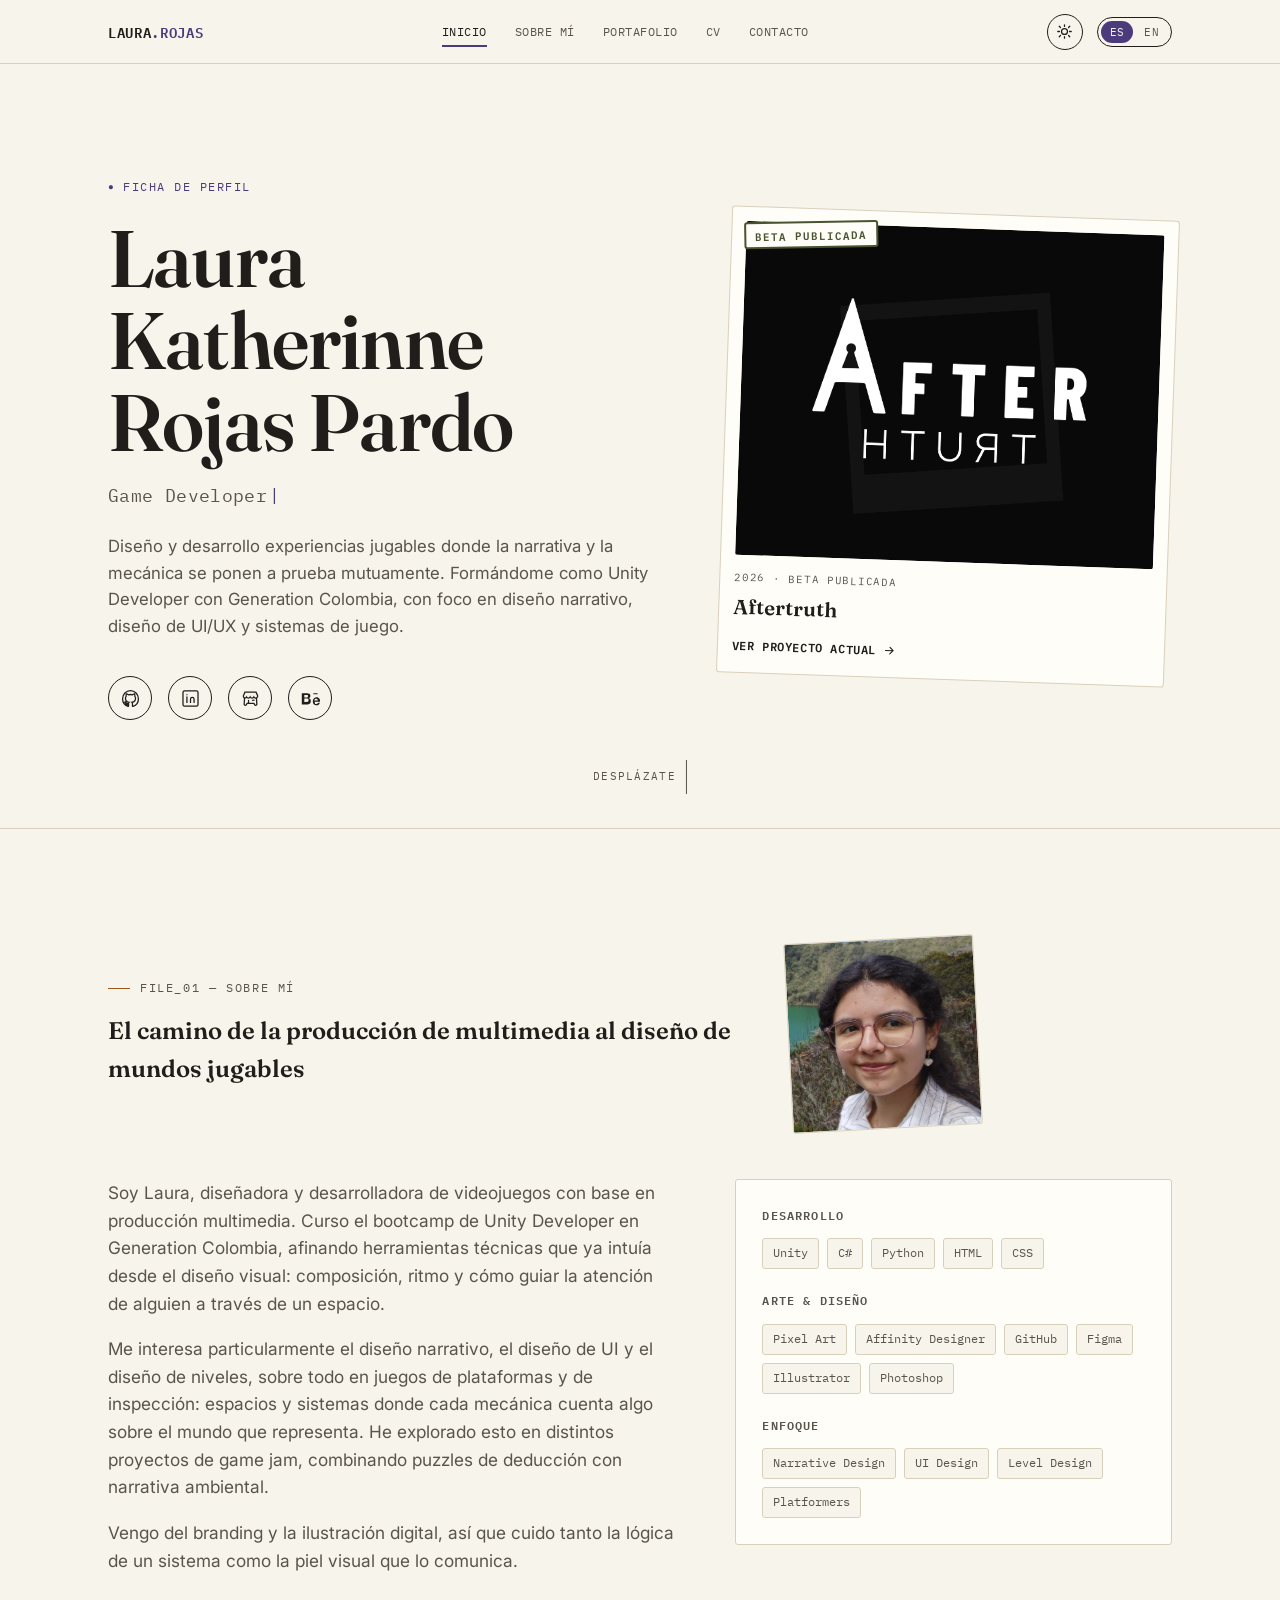
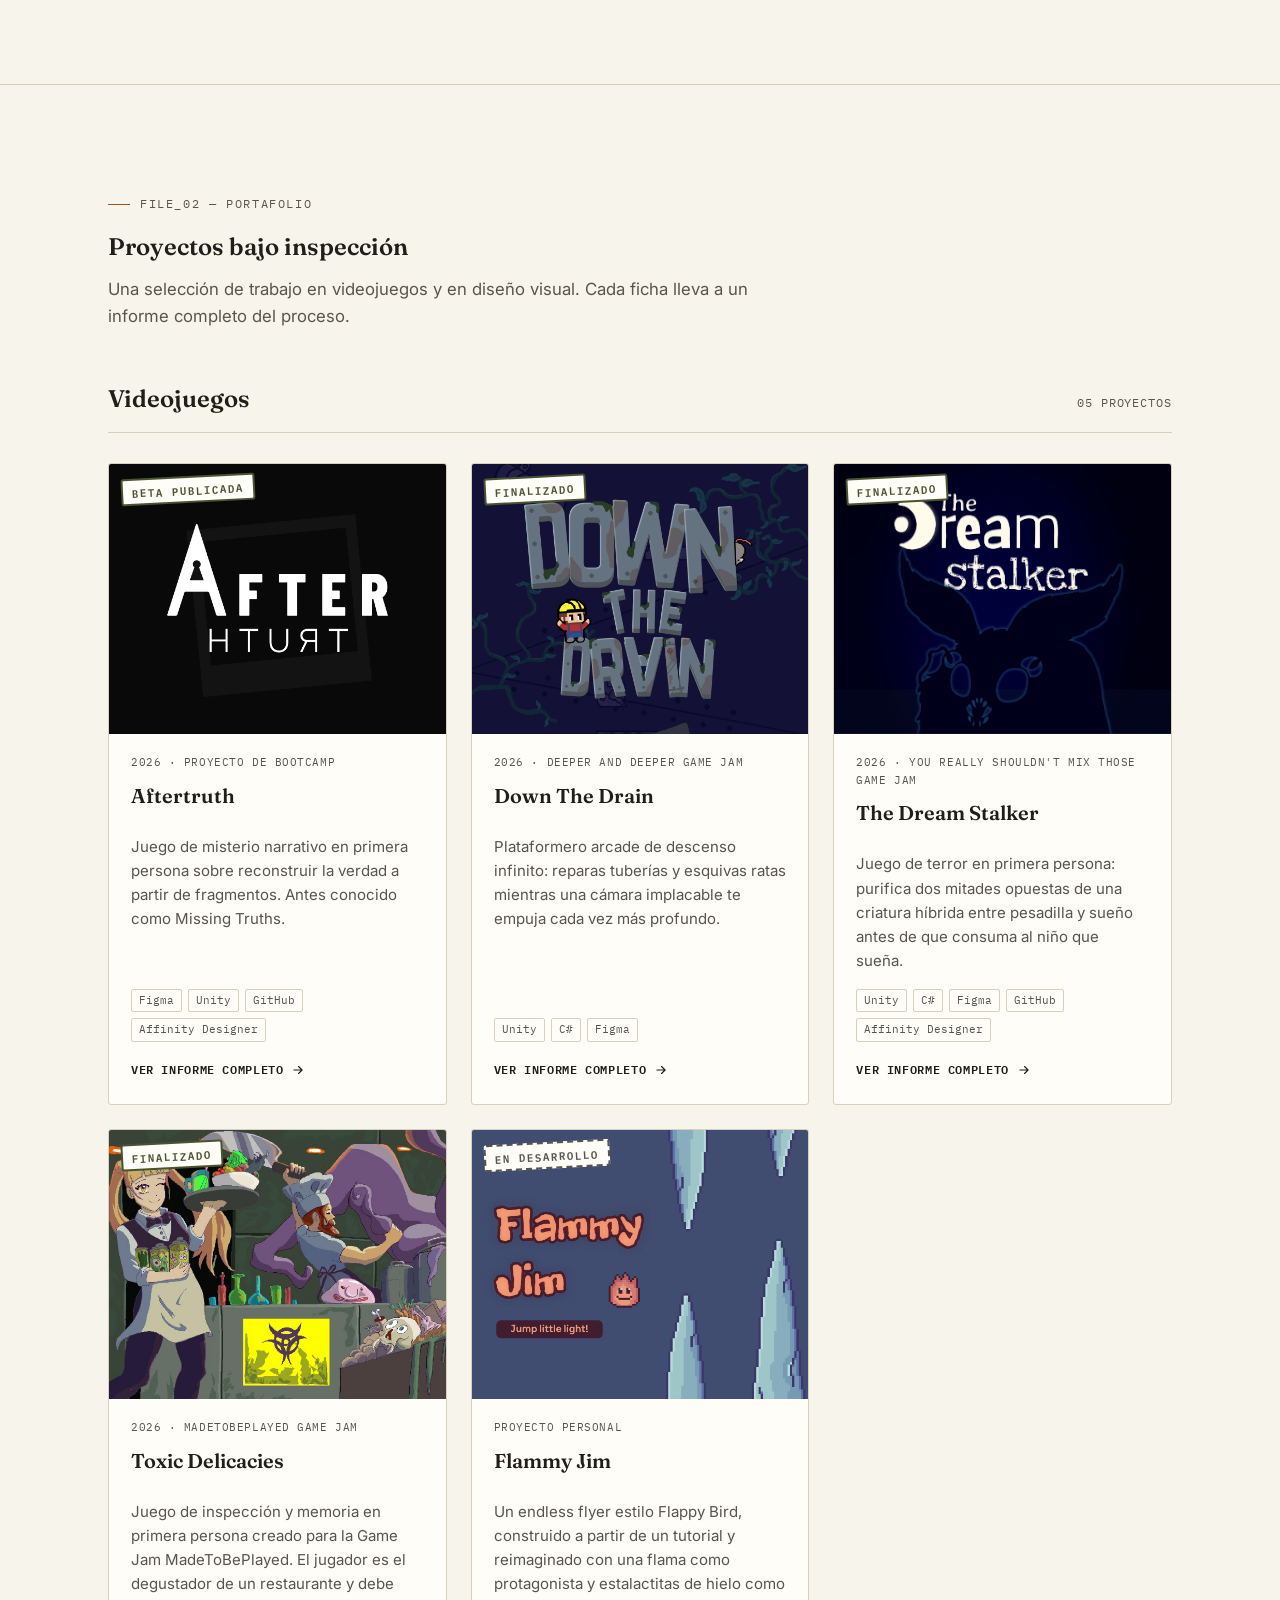
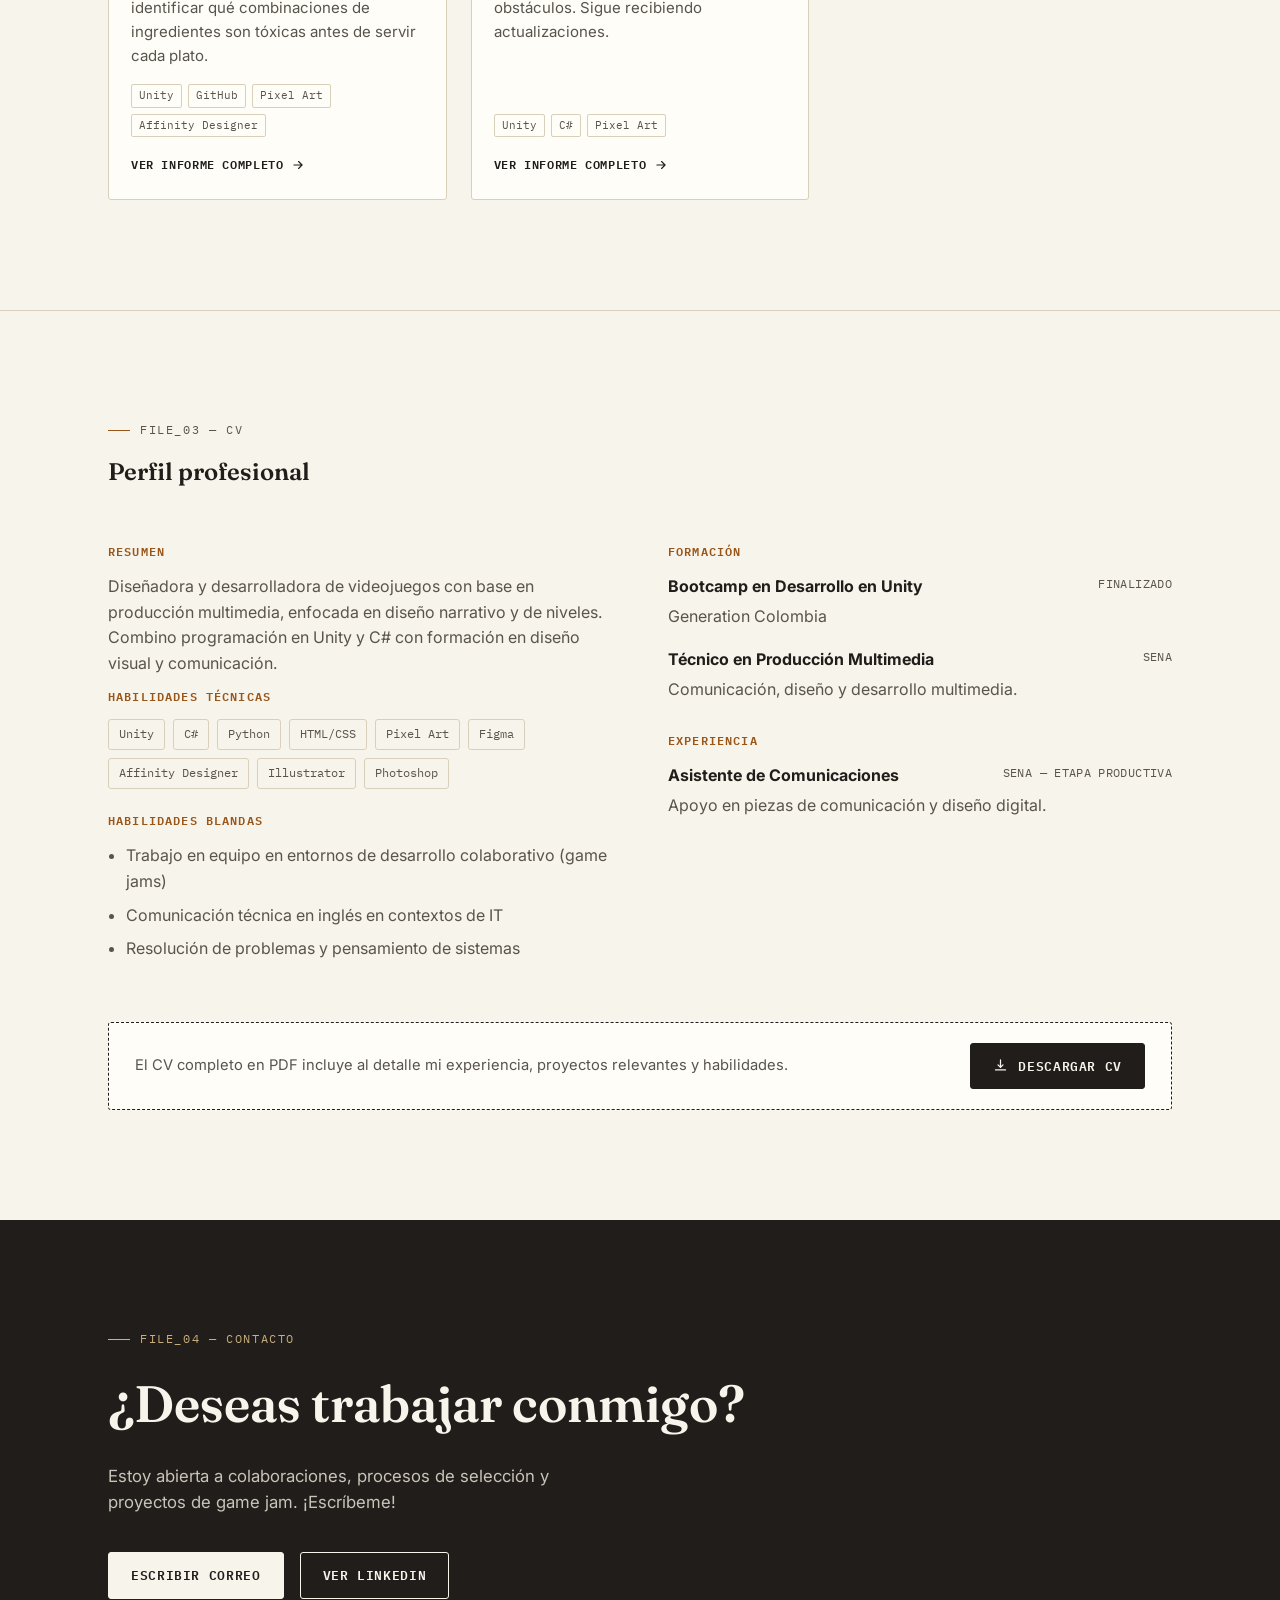
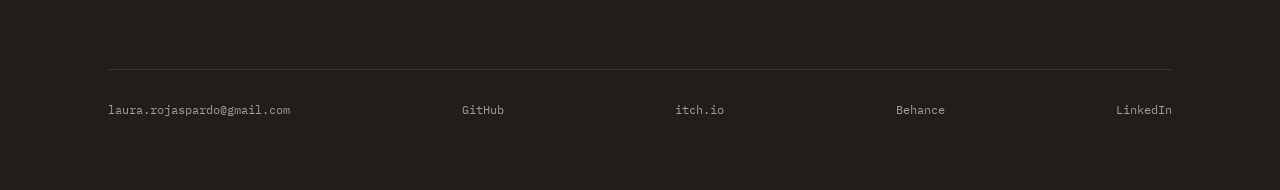
<file: index.html>
<!DOCTYPE html>
<html lang="es">
<head>
<meta charset="UTF-8">
<meta name="viewport" content="width=device-width, initial-scale=1.0">
<title>Laura Rojas Pardo — Game Developer &amp; Designer</title>
<meta name="description" content="Portafolio de Laura Katherinne Rojas Pardo: Game Developer, Game Designer y Level Designer. Narrativa, diseño de niveles y desarrollo con Unity y C#.">
<link rel="stylesheet" href="css/styles.css">
<script>
(function () {
  try {
    var t = localStorage.getItem('laura-portfolio-theme');
    if (!t) { t = window.matchMedia('(prefers-color-scheme: dark)').matches ? 'dark' : 'light'; }
    document.documentElement.setAttribute('data-theme', t);
  } catch (e) {}
})();
</script>
<link rel="icon" type="image/png" href="assets/favicon.png">
<link rel="apple-touch-icon" href="assets/apple-touch-icon.png">
</head>
<body>

<nav class="nav" aria-label="Navegación principal">
  <div class="nav__inner">
    <a href="#inicio" class="nav__brand">LAURA<span>.ROJAS</span></a>
    <ul class="nav__links" id="navLinks">
      <li><a href="#inicio" data-i18n="nav.inicio">Inicio</a></li>
      <li><a href="#sobre-mi" data-i18n="nav.sobre">Sobre mí</a></li>
      <li><a href="#portafolio" data-i18n="nav.portafolio">Portafolio</a></li>
      <li><a href="#cv" data-i18n="nav.cv">CV</a></li>
      <li><a href="#contacto" data-i18n="nav.contacto">Contacto</a></li>
    </ul>
    <div class="nav__right">
      <button class="theme-toggle" id="themeToggle" data-i18n-aria="common.theme.toggle" aria-label="Cambiar a modo oscuro">
        <svg class="theme-toggle__sun" viewBox="0 0 24 24" fill="none" stroke="currentColor" stroke-width="1.8" stroke-linecap="round"><circle cx="12" cy="12" r="4.2"/><path d="M12 2.5v2.4M12 19.1v2.4M4.6 4.6l1.7 1.7M17.7 17.7l1.7 1.7M2.5 12h2.4M19.1 12h2.4M4.6 19.4l1.7-1.7M17.7 6.3l1.7-1.7"/></svg>
        <svg class="theme-toggle__moon" viewBox="0 0 24 24" fill="none" stroke="currentColor" stroke-width="1.8" stroke-linecap="round" stroke-linejoin="round"><path d="M20 14.5A8.5 8.5 0 1 1 9.5 4a6.8 6.8 0 0 0 10.5 10.5Z"/></svg>
      </button>
      <button class="lang-toggle" aria-label="Cambiar idioma / Switch language">
        <span class="lang-opt" data-lang="es">ES</span><span class="lang-opt" data-lang="en">EN</span>
      </button>
      <button class="nav__toggle" id="navToggle" aria-label="Abrir menú" aria-expanded="false">
        <span></span><span></span><span></span>
      </button>
    </div>
  </div>
</nav>

<main>

  <!-- ===================== HERO ===================== -->
  <section id="inicio" class="hero">
    <div class="hero__inner">
      <div class="hero__grid">

        <div class="hero__content">
          <span class="hero__tag" data-i18n="idx.hero.tag">Ficha de perfil</span>
          <h1>Laura Katherinne<br>Rojas Pardo</h1>
          <p class="hero__role">
            <span class="sr-only">Game Developer / Game Designer / Level Designer</span>
            <span class="typed-role" aria-hidden="true"><span id="typedRole"></span><span class="typed-cursor">|</span></span>
          </p>
          <p class="hero__desc" data-i18n="idx.hero.desc">Diseño y desarrollo experiencias jugables donde la narrativa y la mecánica se ponen a prueba mutuamente. Formándome como Unity Developer con Generation Colombia, con foco en diseño narrativo, diseño de niveles y sistemas de juego.</p>

          <div class="hero__socials">
            <a class="social-btn" href="https://github.com/laurarojaspardo-dot" target="_blank" rel="noopener" aria-label="GitHub">
              <svg viewBox="0 0 24 24" fill="none" stroke="currentColor" stroke-width="1.6"><path d="M12 2C6.48 2 2 6.58 2 12.25c0 4.53 2.87 8.37 6.84 9.73.5.1.68-.22.68-.49 0-.24-.01-1.04-.01-1.88-2.78.62-3.37-1.21-3.37-1.21-.46-1.19-1.11-1.51-1.11-1.51-.91-.64.07-.63.07-.63 1 .07 1.53 1.05 1.53 1.05.89 1.56 2.34 1.11 2.91.85.09-.66.35-1.11.63-1.37-2.22-.26-4.56-1.14-4.56-5.06 0-1.12.39-2.03 1.03-2.75-.1-.26-.45-1.31.1-2.73 0 0 .84-.28 2.75 1.05a9.3 9.3 0 0 1 5 0c1.91-1.33 2.75-1.05 2.75-1.05.55 1.42.2 2.47.1 2.73.64.72 1.03 1.63 1.03 2.75 0 3.93-2.34 4.79-4.57 5.05.36.32.68.94.68 1.9 0 1.37-.01 2.48-.01 2.81 0 .27.18.6.69.49A10.26 10.26 0 0 0 22 12.25C22 6.58 17.52 2 12 2Z"/></svg>
            </a>
            <a class="social-btn" href="https://www.linkedin.com/in/laura-katherinne-rojas-pardo" target="_blank" rel="noopener" aria-label="LinkedIn">
              <svg viewBox="0 0 24 24" fill="none" stroke="currentColor" stroke-width="1.6"><rect x="2.5" y="2.5" width="19" height="19" rx="2"/><path d="M7.5 10v7M7.5 7.2v.01M12 17v-4.2c0-1.4 1-2.3 2.2-2.3 1.2 0 2.3.9 2.3 2.3V17" stroke-linecap="round"/></svg>
            </a>
            <a class="social-btn" href="https://kath-4.itch.io/" target="_blank" rel="noopener" aria-label="itch.io">
              <svg viewBox="0 0 24 24" fill="none" stroke="currentColor" stroke-width="1.6"><path d="M3 8.5 5 4h14l2 4.5c.2 1.5-.9 3-2.5 3-1 0-1.9-.6-2.3-1.4-.4.8-1.3 1.4-2.3 1.4s-1.9-.6-2.3-1.4c-.4.8-1.3 1.4-2.3 1.4s-1.9-.6-2.3-1.4c-.4.8-1.3 1.4-2.3 1.4C3.9 11.5 2.8 10 3 8.5Z"/><path d="M4.5 11.5 4 19c-.05.9.6 1.6 1.5 1.6.6 0 1-.3 1.3-.8l.9-1.6h8.6l.9 1.6c.3.5.7.8 1.3.8.9 0 1.55-.7 1.5-1.6l-.5-7.5" stroke-linecap="round"/><path d="M9.5 14.5v3M14.5 14.2c.6-.3 1.4-.3 2 0" stroke-linecap="round"/></svg>
            </a>
            <a class="social-btn" href="https://www.behance.net/laurakrojasp1" target="_blank" rel="noopener" aria-label="Behance">
              <svg viewBox="0 0 24 24" fill="currentColor" aria-hidden="true">
                <path d="M7.443 5.35c.639 0 1.23.05 1.77.198.54.099 1.02.297 1.416.544.396.248.693.594.891 1.04.198.445.297.99.297 1.633 0 .693-.148 1.287-.445 1.732-.297.446-.742.841-1.336 1.09.792.247 1.386.693 1.782 1.336.396.643.594 1.435.594 2.375 0 .742-.148 1.386-.396 1.93a3.86 3.86 0 0 1-1.09 1.337c-.445.346-.99.594-1.583.792a6.585 6.585 0 0 1-1.88.247H1V5.35h6.443Zm-.396 5.393c.544 0 .99-.148 1.336-.396.346-.247.495-.693.495-1.287 0-.346-.05-.643-.198-.841a1.16 1.16 0 0 0-.495-.495 1.775 1.775 0 0 0-.693-.247 4.237 4.237 0 0 0-.792-.05H4.197v3.316h2.85Zm.148 5.59c.346 0 .643-.05.94-.148.298-.099.545-.198.743-.396.198-.198.396-.396.495-.693.099-.297.198-.594.198-.99 0-.792-.198-1.337-.643-1.683-.446-.346-1.04-.495-1.782-.495H4.197v4.405h2.998ZM17.4 18.16c.445.445 1.09.643 1.93.643.594 0 1.09-.148 1.535-.445.445-.297.693-.594.792-.94h2.227c-.346 1.09-.891 1.88-1.584 2.375-.693.495-1.584.742-2.623.742-.742 0-1.386-.099-1.98-.346a4.182 4.182 0 0 1-1.485-.99 4.517 4.517 0 0 1-.94-1.534c-.198-.594-.346-1.287-.346-2.029 0-.693.099-1.386.346-2.03.247-.643.544-1.188.99-1.633.445-.445.94-.792 1.534-1.04.594-.247 1.238-.395 1.98-.395.792 0 1.485.148 2.08.495.593.297 1.039.742 1.435 1.287.346.544.594 1.138.743 1.83.148.644.198 1.337.148 2.08h-6.94c.05.94.297 1.633.742 2.078Zm3.365-5.244c-.346-.396-.94-.594-1.633-.594-.445 0-.841.099-1.138.247a2.09 2.09 0 0 0-.742.594 1.897 1.897 0 0 0-.396.742c-.099.247-.148.495-.148.693h4.55c-.148-.693-.346-1.237-.693-1.682ZM15.62 5.3h5.34v1.287h-5.34V5.3Z"/>
              </svg>
            </a>
          </div>
        </div>

        <!-- Spotlight: proyecto actual, con fecha y redirección -->
        <a href="projects/aftertruth.html" class="hero__spotlight" aria-label="AFTERTRUTH — ver proyecto actual">
          <span class="stamp stamp--done pcard__stamp" data-i18n="idx.card.at.stamp">Beta publicada</span>
          <img src="assets/img/Main_Aftertruth.png" alt="Aftertruth">
          <div class="hero__spotlight__meta" data-i18n="idx.hero.spotlight.meta">2026 · Beta publicada</div>
          <h3 class="hero__spotlight__title">Aftertruth</h3>
          <span class="hero__spotlight__cta"><span data-i18n="idx.hero.spotlight.cta">Ver proyecto actual</span> <svg viewBox="0 0 24 24" fill="none" stroke="currentColor" stroke-width="2"><path d="M5 12h14M13 6l6 6-6 6" stroke-linecap="round" stroke-linejoin="round"/></svg></span>
        </a>

      </div>
    </div>
    <a href="#sobre-mi" class="hero__scroll" data-i18n="idx.hero.scroll">Desplázate</a>
  </section>

  <!-- ===================== ABOUT ===================== -->
  <section id="sobre-mi" class="section">
    <div class="wrap">
      <div class="section__head about__head reveal">
        <div class="about__head-text">
          <span class="eyebrow" data-i18n="idx.about.eyebrow">FILE_01 — Sobre mí</span>
          <h2 data-i18n="idx.about.title">El camino de la producción de multimedia al diseño de mundos jugables</h2>
        </div>
        <div class="about__photo-lg">
          <img src="assets/Laura-rojas.jpg" alt="Laura Rojas Pardo">
        </div>
      </div>

      <div class="about__grid">
        <div class="about__bio reveal">
          <p data-i18n="idx.about.p1">Soy Laura, diseñadora y desarrolladora de videojuegos con base en producción multimedia. Curso el bootcamp de Unity Developer en Generation Colombia, afinando herramientas técnicas que ya intuía desde el diseño visual: composición, ritmo y cómo guiar la atención de alguien a través de un espacio.</p>
          <p data-i18n="idx.about.p2">Me interesa particularmente el diseño narrativo, el diseño de UI y el diseño de niveles, sobre todo en juegos de plataformas y de inspección: espacios y sistemas donde cada mecánica cuenta algo sobre el mundo que representa. He explorado esto en distintos proyectos de game jam, combinando puzzles de deducción con narrativa ambiental.</p>
          <p data-i18n="idx.about.p3">Vengo del branding y la ilustración digital, así que cuido tanto la lógica de un sistema como la piel visual que lo comunica.</p>
        </div>

        <div class="about__stackcard reveal">
          <h4 data-i18n="idx.about.dev">Desarrollo</h4>
          <div class="tag-row">
            <span class="tag">Unity</span>
            <span class="tag">C#</span>
            <span class="tag">Python</span>
            <span class="tag">HTML</span>
            <span class="tag">CSS</span>
          </div>
          <h4 data-i18n="idx.about.art">Arte &amp; Diseño</h4>
          <div class="tag-row">
            <span class="tag">Pixel Art</span>
            <span class="tag">Affinity Designer</span>
            <span class="tag">GitHub</span>
            <span class="tag">Figma</span>
            <span class="tag">Illustrator</span>
            <span class="tag">Photoshop</span>
          </div>
          <h4 data-i18n="idx.about.focus">Enfoque</h4>
          <div class="tag-row">
            <span class="tag">Narrative Design</span>
            <span class="tag">UI Design</span>
            <span class="tag">Level Design</span>
            <span class="tag">Platformers</span>
          </div>
        </div>
      </div>
    </div>
  </section>

  <!-- ===================== PORTFOLIO ===================== -->
  <section id="portafolio" class="section">
    <div class="wrap">
      <div class="section__head reveal">
        <span class="eyebrow" data-i18n="idx.portfolio.eyebrow">FILE_02 — Portafolio</span>
        <h2 data-i18n="idx.portfolio.title">Proyectos bajo inspección</h2>
        <p data-i18n="idx.portfolio.desc">Una selección de trabajo en videojuegos y en diseño visual. Cada ficha lleva a un informe completo del proceso.</p>
      </div>

      <!-- Videojuegos -->
      <div class="portfolio__group reveal">
        <div class="portfolio__grouphead">
          <h3 data-i18n="idx.portfolio.games.title">Videojuegos</h3>
          <span data-i18n="idx.portfolio.games.count">05 proyectos</span>
        </div>
        <div class="card-grid">

          <!-- AFTERTRUTH -->
          <article class="pcard">
            <div class="pcard__media">
              <img src="assets/img/Main_Aftertruth.png" alt="Aftertruth">
              <span class="stamp stamp--done pcard__stamp" data-i18n="idx.card.at.stamp">Beta publicada</span>
            </div>
            <div class="pcard__body">
              <div class="pcard__meta" data-i18n="idx.card.at.meta">2026 · Proyecto de bootcamp</div>
              <h4 class="pcard__title">Aftertruth</h4>
              <p class="pcard__desc" data-i18n="idx.card.at.desc">Juego de misterio narrativo en primera persona sobre reconstruir la verdad a partir de fragmentos. Antes conocido como Missing Truths.</p>
              <div class="pcard__tools"><span>Figma</span><span>Unity</span><span>GitHub</span><span>Affinity Designer</span></div>
              <a href="projects/aftertruth.html" class="pcard__link"><span data-i18n="common.viewreport">Ver informe completo</span> <svg viewBox="0 0 24 24" fill="none" stroke="currentColor" stroke-width="2"><path d="M5 12h14M13 6l6 6-6 6" stroke-linecap="round" stroke-linejoin="round"/></svg></a>
            </div>
          </article>

          <!-- Down The Drain -->
          <article class="pcard">
            <div class="pcard__media">
              <img src="assets/img/Main_DownTheDrain.png" alt="Down The Drain">
              <span class="stamp stamp--done pcard__stamp" data-i18n="idx.card.dtd.stamp">Finalizado</span>
            </div>
            <div class="pcard__body">
              <div class="pcard__meta" data-i18n="idx.card.dtd.meta">2026 · Deeper and Deeper Game Jam</div>
              <h4 class="pcard__title">Down The Drain</h4>
              <p class="pcard__desc" data-i18n="idx.card.dtd.desc">Plataformero arcade de descenso infinito: reparas tuberías y esquivas ratas mientras una cámara implacable te empuja cada vez más profundo.</p>
              <div class="pcard__tools"><span>Unity</span><span>C#</span><span>Figma</span></div>
              <a href="projects/down-the-drain.html" class="pcard__link"><span data-i18n="common.viewreport">Ver informe completo</span> <svg viewBox="0 0 24 24" fill="none" stroke="currentColor" stroke-width="2"><path d="M5 12h14M13 6l6 6-6 6" stroke-linecap="round" stroke-linejoin="round"/></svg></a>
            </div>
          </article>

          <!-- The Dream Stalker -->
          <article class="pcard">
            <div class="pcard__media">
              <img src="assets/img/Main_TheDreamStalker.png" alt="The Dream Stalker">
              <span class="stamp stamp--done pcard__stamp" data-i18n="idx.card.tds.stamp">Finalizado</span>
            </div>
            <div class="pcard__body">
              <div class="pcard__meta" data-i18n="idx.card.tds.meta">2026 · You Really Shouldn't Mix Those Game Jam</div>
              <h4 class="pcard__title">The Dream Stalker</h4>
              <p class="pcard__desc" data-i18n="idx.card.tds.desc">Juego de terror en primera persona: purifica dos mitades opuestas de una criatura híbrida entre pesadilla y sueño antes de que consuma al niño que sueña.</p>
              <div class="pcard__tools"><span>Unity</span><span>C#</span><span>Figma</span><span>GitHub</span><span>Affinity Designer</span></div>
              <a href="projects/the-dream-stalker.html" class="pcard__link"><span data-i18n="common.viewreport">Ver informe completo</span> <svg viewBox="0 0 24 24" fill="none" stroke="currentColor" stroke-width="2"><path d="M5 12h14M13 6l6 6-6 6" stroke-linecap="round" stroke-linejoin="round"/></svg></a>
            </div>
          </article>

          <!-- Toxic Delicacies -->
          <article class="pcard">
            <div class="pcard__media">
              <img src="assets/img/Main_ToxicDelicacies.png" alt="Toxic Delicacies">
              <span class="stamp stamp--done pcard__stamp" data-i18n="idx.card.tp.stamp">Finalizado</span>
            </div>
            <div class="pcard__body">
              <div class="pcard__meta" data-i18n="idx.card.tp.meta">2026 · Game Jam MadeToBePlayed</div>
              <h4 class="pcard__title">Toxic Delicacies</h4>
              <p class="pcard__desc" data-i18n="idx.card.tp.desc">Juego de inspección y memoria en primera persona creado para la Game Jam MadeToBePlayed. El jugador es el degustador de un restaurante y debe identificar qué combinaciones de ingredientes son tóxicas antes de servir cada plato.</p>
              <div class="pcard__tools"><span>Unity</span><span>GitHub</span><span>Pixel Art</span><span>Affinity Designer</span></div>
              <a href="projects/toxic-delicacies.html" class="pcard__link"><span data-i18n="common.viewreport">Ver informe completo</span> <svg viewBox="0 0 24 24" fill="none" stroke="currentColor" stroke-width="2"><path d="M5 12h14M13 6l6 6-6 6" stroke-linecap="round" stroke-linejoin="round"/></svg></a>
            </div>
          </article>

          <!-- Flammy Jim -->
          <article class="pcard">
            <div class="pcard__media">
              <img src="assets/img/Main_FlammyJim.png" alt="Flammy Jim">
              <span class="stamp stamp--wip pcard__stamp" data-i18n="idx.card.fj.stamp">En desarrollo</span>
            </div>
            <div class="pcard__body">
              <div class="pcard__meta" data-i18n="idx.card.fj.meta">Proyecto personal</div>
              <h4 class="pcard__title">Flammy Jim</h4>
              <p class="pcard__desc" data-i18n="idx.card.fj.desc">Un endless flyer estilo Flappy Bird, construido a partir de un tutorial y reimaginado con una flama como protagonista y estalactitas de hielo como obstáculos. Sigue recibiendo actualizaciones.</p>
              <div class="pcard__tools"><span>Unity</span><span>C#</span><span>Pixel Art</span></div>
              <a href="projects/flammy-jim.html" class="pcard__link"><span data-i18n="common.viewreport">Ver informe completo</span> <svg viewBox="0 0 24 24" fill="none" stroke="currentColor" stroke-width="2"><path d="M5 12h14M13 6l6 6-6 6" stroke-linecap="round" stroke-linejoin="round"/></svg></a>
            </div>
          </article>

        </div>
      </div>

      <!-- Diseño -->
      <!-- <div class="portfolio__group reveal">
        <div class="portfolio__grouphead">
          <h3 data-i18n="idx.portfolio.design.title">Diseño</h3>
          <span data-i18n="idx.portfolio.design.count">02 proyectos</span>
        </div>
        <div class="card-grid"> -->

          <!-- El precio de resistir -->
          <!-- <article class="pcard">
            <div class="pcard__media">
              <img src="assets/img/Main_ElPreciodeResistir.png" alt="El precio de resistir">
              <span class="stamp stamp--done pcard__stamp" data-i18n="idx.card.epr.stamp">Finalizado</span>
            </div>
            <div class="pcard__body">
              <div class="pcard__meta" data-i18n="idx.card.epr.meta">2025 · Concept art · Preproducción VR 180°</div>
              <h4 class="pcard__title">El precio de resistir</h4>
              <p class="pcard__desc" data-i18n="idx.card.epr.desc">Concept art para un proyecto audiovisual en VR 180° que recrea, desde la mirada de un niño, la huelga obrera de 1963 en la cementera El Cairo, Santa Bárbara, Antioquia. Adaptación narrativa de "Las Cruces Sobre el Agua", de Joaquín Gallegos Lara.</p>
              <div class="pcard__tools"><span>Illustrator</span><span>Photoshop</span></div>
              <a href="projects/el-precio-de-resistir.html" class="pcard__link"><span data-i18n="common.viewreport">Ver informe completo</span> <svg viewBox="0 0 24 24" fill="none" stroke="currentColor" stroke-width="2"><path d="M5 12h14M13 6l6 6-6 6" stroke-linecap="round" stroke-linejoin="round"/></svg></a>
            </div>
          </article>

          <article class="pcard">
            <div class="pcard__media">
              <img src="assets/img/Main_NotCo.png" alt="Sitio web NotCo">
              <span class="stamp stamp--done pcard__stamp" data-i18n="idx.card.notco.stamp">Ganador del reto</span>
            </div>
            <div class="pcard__body">
              <div class="pcard__meta" data-i18n="idx.card.notco.meta">2023 · SENA · Reto de programación</div>
              <h4 class="pcard__title">Sitio web NotCo</h4>
              <p class="pcard__desc" data-i18n="idx.card.notco.desc">Sitio web que tomaba como reto una situación hipotética de la llegada de NotCo a Colombia, desarrollado en un reto de programación de 2-3 días durante mi etapa electiva en el SENA. Gané el reto impuesto por la instructora por la implementación de la imagen de marca.</p>
              <div class="pcard__tools"><span>HTML</span><span>CSS</span><span>Photoshop</span><span>Illustrator</span></div>
              <a href="projects/notco-web.html" class="pcard__link"><span data-i18n="common.viewreport">Ver informe completo</span> <svg viewBox="0 0 24 24" fill="none" stroke="currentColor" stroke-width="2"><path d="M5 12h14M13 6l6 6-6 6" stroke-linecap="round" stroke-linejoin="round"/></svg></a>
            </div>
          </article> -->

        <!-- </div>
      </div> -->

    </div>
  </section>

  <!-- ===================== CV ===================== -->
  <section id="cv" class="section">
    <div class="wrap">
      <div class="section__head reveal">
        <span class="eyebrow" data-i18n="idx.cv.eyebrow">FILE_03 — CV</span>
        <h2 data-i18n="idx.cv.title">Perfil profesional</h2>
      </div>

      <div class="cv__grid reveal">
        <div class="cv__block">
          <h4 data-i18n="idx.cv.resumen.title">Resumen</h4>
          <p data-i18n="idx.cv.resumen.p">Diseñadora y desarrolladora de videojuegos con base en producción multimedia, enfocada en diseño narrativo y de niveles. Combino programación en Unity y C# con formación en diseño visual y comunicación.</p>

          <h4 data-i18n="idx.cv.tech.title">Habilidades técnicas</h4>
          <div class="tag-row">
            <span class="tag">Unity</span><span class="tag">C#</span><span class="tag">Python</span>
            <span class="tag">HTML/CSS</span><span class="tag">Pixel Art</span><span class="tag">Figma</span><span class="tag">Affinity Designer</span>
            <span class="tag">Illustrator</span><span class="tag">Photoshop</span>
          </div>

          <h4 data-i18n="idx.cv.soft.title">Habilidades blandas</h4>
          <ul class="cv__list">
            <li data-i18n="idx.cv.soft.li1">Trabajo en equipo en entornos de desarrollo colaborativo (game jams)</li>
            <li data-i18n="idx.cv.soft.li2">Comunicación técnica en inglés en contextos de IT</li>
            <li data-i18n="idx.cv.soft.li3">Resolución de problemas y pensamiento de sistemas</li>
          </ul>
        </div>

        <div class="cv__block">
          <h4 data-i18n="idx.cv.edu.title">Formación</h4>
          <div class="cv__entry">
            <div class="cv__entry-head"><strong data-i18n="idx.cv.edu.e1.title">Bootcamp en Desarrollo en Unity</strong><span data-i18n="idx.cv.edu.e1.status">En curso</span></div>
            <p>Generation Colombia</p>
          </div>
          <div class="cv__entry">
            <div class="cv__entry-head"><strong data-i18n="idx.cv.edu.e2.title">Técnico en Producción Multimedia</strong><span>SENA</span></div>
            <p data-i18n="idx.cv.edu.e2.desc">Comunicación, diseño y desarrollo multimedia.</p>
          </div>

          <h4 style="margin-top:28px;" data-i18n="idx.cv.exp.title">Experiencia</h4>
          <div class="cv__entry">
            <div class="cv__entry-head"><strong data-i18n="idx.cv.exp.e1.title">Asistente de Comunicaciones</strong><span data-i18n="common.sena.intern">SENA — Etapa productiva</span></div>
            <p data-i18n="idx.cv.exp.e1.desc">Apoyo en piezas de comunicación y diseño digital.</p>
          </div>
        </div>

        <div class="cv__download">
          <p data-i18n="idx.cv.download.p">El CV completo en PDF incluye al detalle mi experiencia, proyectos relevantes y habilidades.</p>
          <a href="assets/CV-Laura-Rojas-Pardo.pdf" class="btn" download>
            <svg viewBox="0 0 24 24" fill="none" stroke="currentColor" stroke-width="2"><path d="M12 3v12m0 0 4-4m-4 4-4-4M4 19h16" stroke-linecap="round" stroke-linejoin="round"/></svg>
            <span data-i18n="idx.cv.download.btn">Descargar CV</span>
          </a>
        </div>
      </div>
    </div>
  </section>

  <!-- ===================== CONTACTO ===================== -->
  <section id="contacto" class="contact">
    <div class="wrap">
      <span class="eyebrow" data-i18n="idx.contact.eyebrow">FILE_04 — Contacto</span>
      <h2 data-i18n="idx.contact.title">¿Deseas trabajar conmigo?</h2>
      <p class="contact__desc" data-i18n="idx.contact.desc">Estoy abierta a colaboraciones, procesos de selección y proyectos de game jam. ¡Escríbeme!</p>
      <div class="contact__actions">
        <a href="mailto:laura.rojaspardo@gmail.com" class="btn" data-i18n="idx.contact.btn.email">Escribir correo</a>
        <a href="https://www.linkedin.com/in/laura-katherinne-rojas-pardo" target="_blank" rel="noopener" class="btn btn--ghost" data-i18n="idx.contact.btn.linkedin">Ver LinkedIn</a>
      </div>

      <div class="contact__links">
        <span>laura.rojaspardo@gmail.com</span>
        <a href="https://github.com/laurarojaspardo-dot" target="_blank" rel="noopener">GitHub</a>
        <a href="https://kath-4.itch.io/" target="_blank" rel="noopener">itch.io</a>
        <a href="https://www.behance.net/laurakrojasp1" target="_blank" rel="noopener">Behance</a>
        <a href="https://www.linkedin.com/in/laura-katherinne-rojas-pardo" target="_blank" rel="noopener">LinkedIn</a>
      </div>
    </div>
  </section>

</main>

<script src="js/i18n.js"></script>
<script src="js/theme.js"></script>
<script src="js/typewriter.js"></script>
<script src="js/main.js"></script>
</body>
</html>
</file>
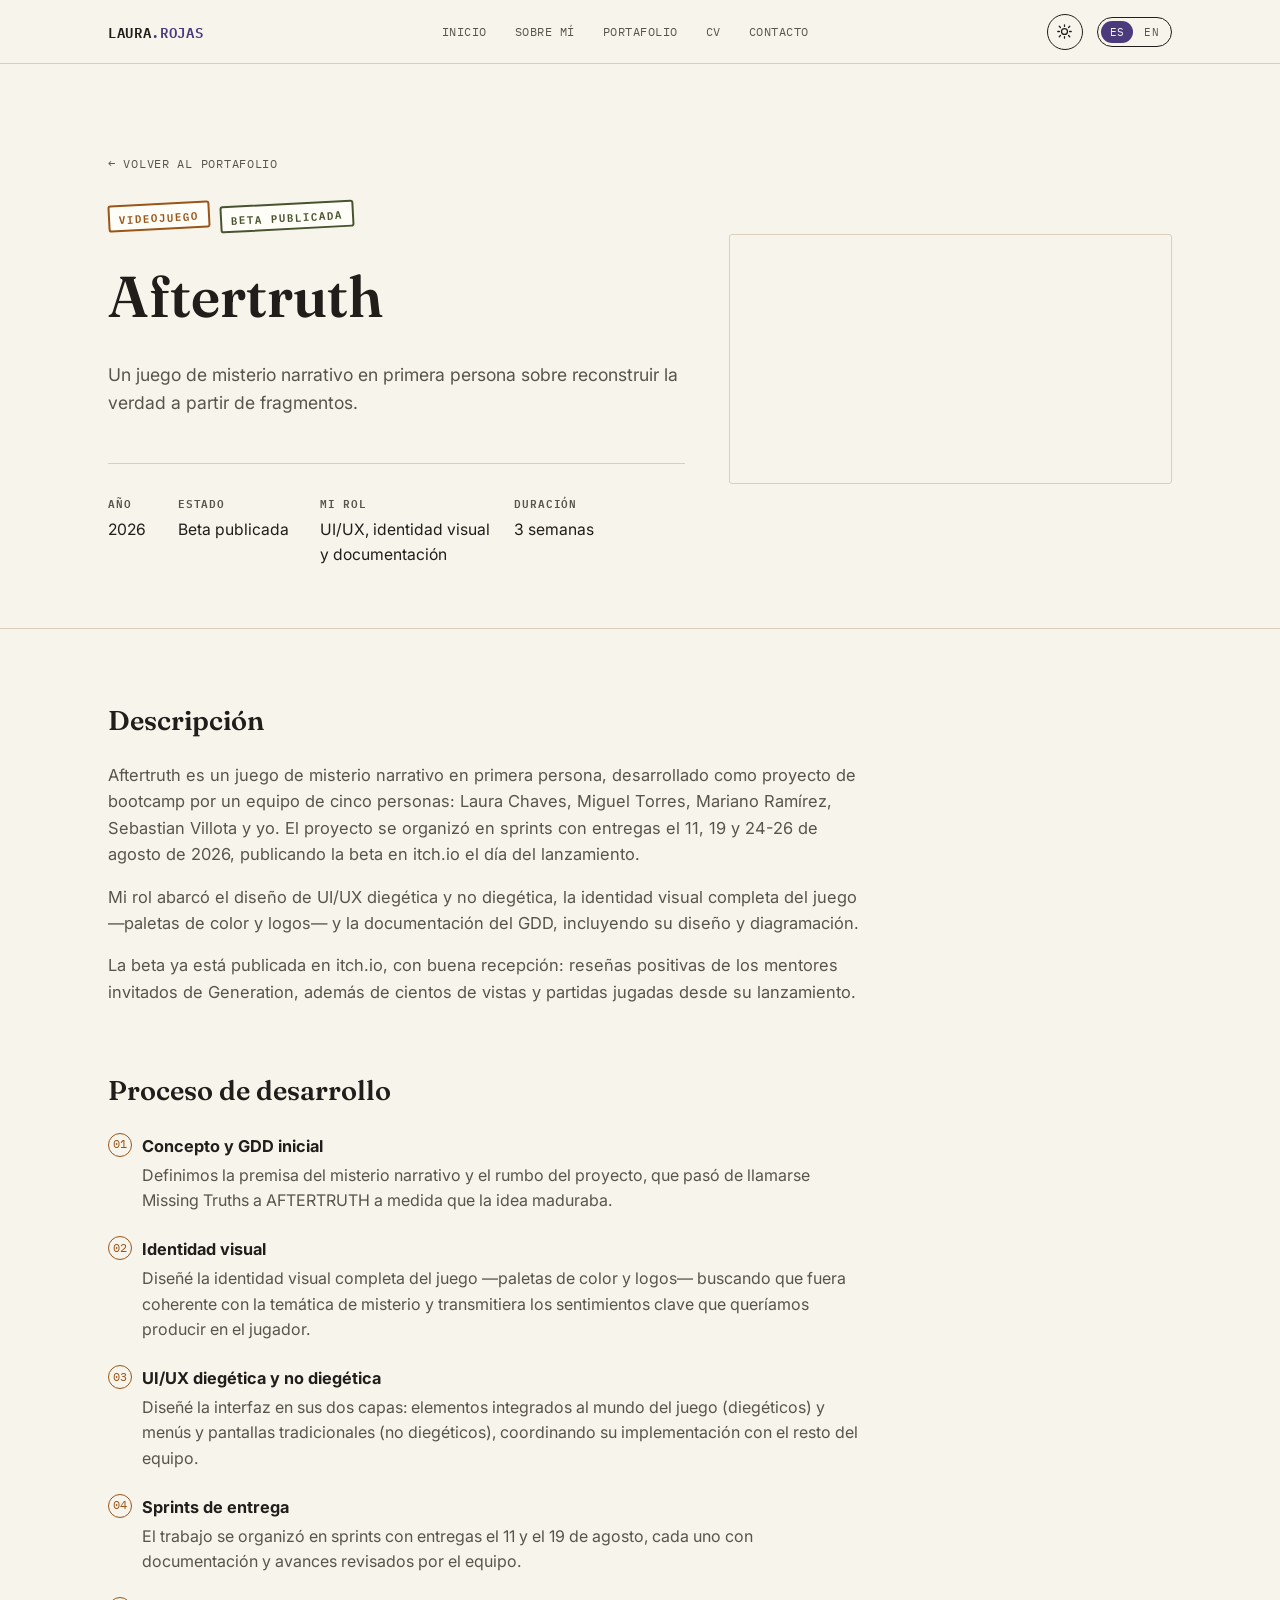
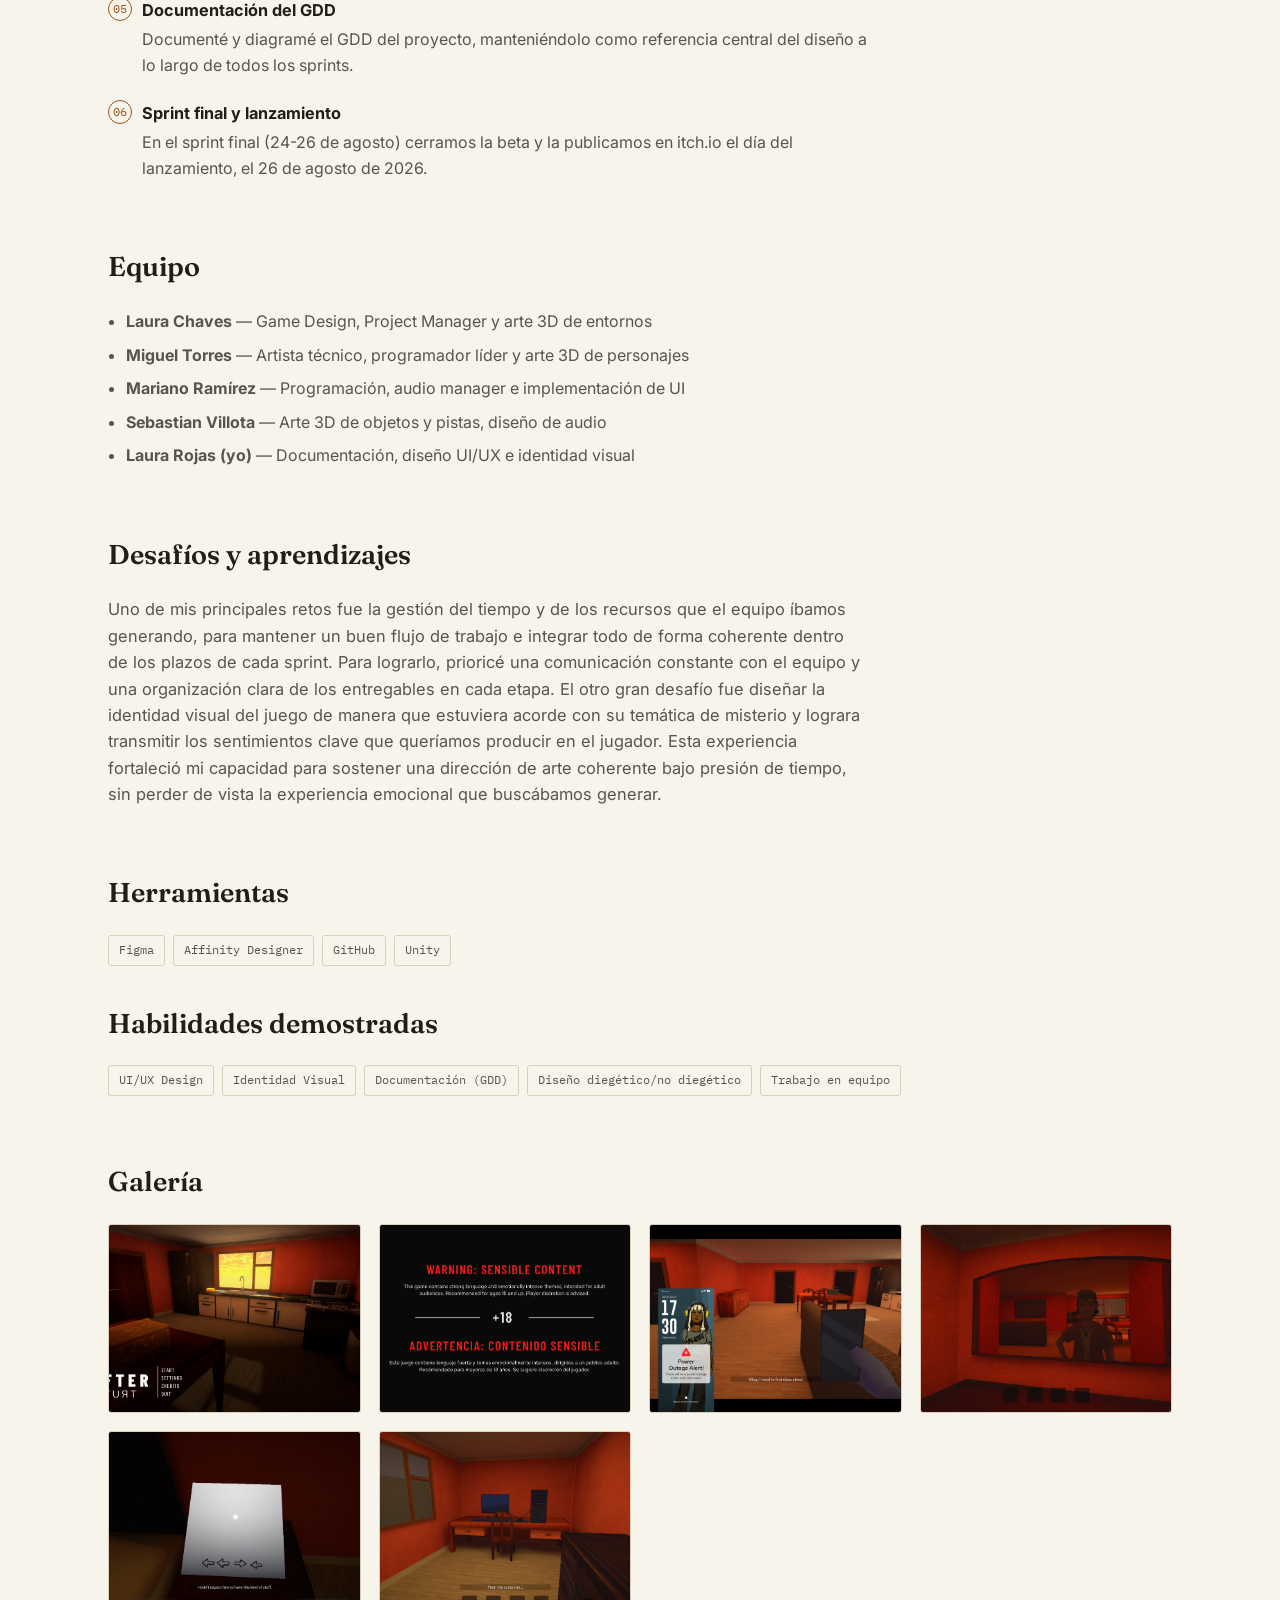
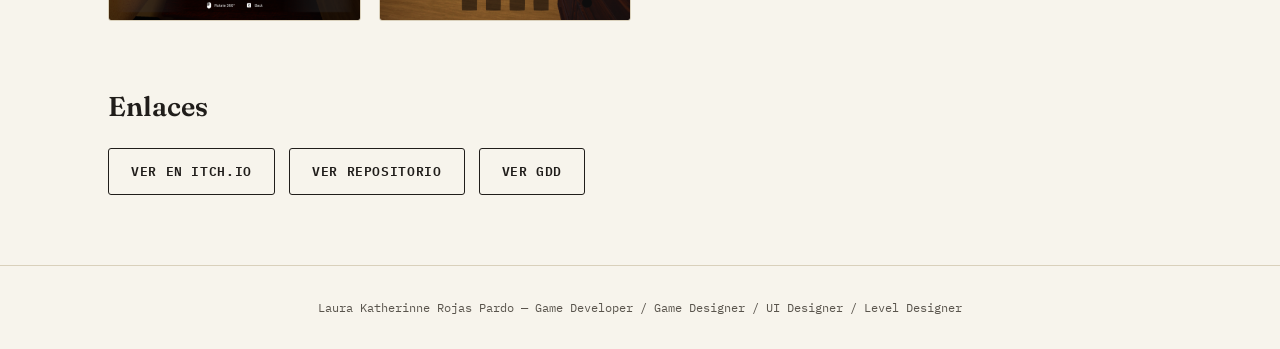
<file: projects/aftertruth.html>
<!DOCTYPE html>
<html lang="es">
<head>
<meta charset="UTF-8">
<meta name="viewport" content="width=device-width, initial-scale=1.0">
<title>Aftertruth — Laura Rojas Pardo</title>
<meta name="description" content="AFTERTRUTH: juego de misterio narrativo en primera persona.">
<link rel="stylesheet" href="../css/styles.css">
<script>
(function () {
  try {
    var t = localStorage.getItem('laura-portfolio-theme');
    if (!t) { t = window.matchMedia('(prefers-color-scheme: dark)').matches ? 'dark' : 'light'; }
    document.documentElement.setAttribute('data-theme', t);
  } catch (e) {}
})();
</script>
<link rel="icon" type="image/png" href="../assets/favicon.png">
<link rel="apple-touch-icon" href="../assets/apple-touch-icon.png">
</head>
<body>

<nav class="nav" aria-label="Navegación principal">
  <div class="nav__inner">
    <a href="../index.html" class="nav__brand">LAURA<span>.ROJAS</span></a>
    <ul class="nav__links" id="navLinks">
      <li><a href="../index.html#inicio" data-i18n="nav.inicio">Inicio</a></li>
      <li><a href="../index.html#sobre-mi" data-i18n="nav.sobre">Sobre mí</a></li>
      <li><a href="../index.html#portafolio" data-i18n="nav.portafolio">Portafolio</a></li>
      <li><a href="../index.html#cv" data-i18n="nav.cv">CV</a></li>
      <li><a href="../index.html#contacto" data-i18n="nav.contacto">Contacto</a></li>
    </ul>
    <div class="nav__right">
      <button class="theme-toggle" id="themeToggle" data-i18n-aria="common.theme.toggle" aria-label="Cambiar a modo oscuro">
        <svg class="theme-toggle__sun" viewBox="0 0 24 24" fill="none" stroke="currentColor" stroke-width="1.8" stroke-linecap="round"><circle cx="12" cy="12" r="4.2"/><path d="M12 2.5v2.4M12 19.1v2.4M4.6 4.6l1.7 1.7M17.7 17.7l1.7 1.7M2.5 12h2.4M19.1 12h2.4M4.6 19.4l1.7-1.7M17.7 6.3l1.7-1.7"/></svg>
        <svg class="theme-toggle__moon" viewBox="0 0 24 24" fill="none" stroke="currentColor" stroke-width="1.8" stroke-linecap="round" stroke-linejoin="round"><path d="M20 14.5A8.5 8.5 0 1 1 9.5 4a6.8 6.8 0 0 0 10.5 10.5Z"/></svg>
      </button>
      <button class="lang-toggle" aria-label="Cambiar idioma / Switch language">
        <span class="lang-opt" data-lang="es">ES</span><span class="lang-opt" data-lang="en">EN</span>
      </button>
      <button class="nav__toggle" id="navToggle" aria-label="Abrir menú" aria-expanded="false">
        <span></span><span></span><span></span>
      </button>
    </div>
  </div>
</nav>

<main>

  <!-- HEADER -->
  <header class="pheader">
    <div class="wrap">
      <div class="pheader__grid">

        <!-- ---------- Columna izquierda: texto ---------- -->
        <div class="pheader__main">
          <a href="../index.html#portafolio" class="pheader__back" data-i18n="common.back">&larr; Volver al portafolio</a>
          <div class="pheader__stamps">
            <span class="stamp stamp--game" data-i18n="common.stamp.game">Videojuego</span>
            <span class="stamp stamp--done" data-i18n="at.stamp.status">Beta publicada</span>
          </div>
          <h1 class="pheader__title">Aftertruth</h1>
          <p class="pheader__lede" data-i18n="at.lede">Un juego de misterio narrativo en primera persona sobre reconstruir la verdad a partir de fragmentos — antes conocido como Missing Truths.</p>

          <div class="infobar">
            <div class="infobar__item"><h4 data-i18n="common.infobar.year">Año</h4><p>2026</p></div>
            <div class="infobar__item"><h4 data-i18n="common.infobar.status">Estado</h4><p data-i18n="at.info.status">Beta publicada</p></div>
            <div class="infobar__item"><h4 data-i18n="common.infobar.role">Mi rol</h4><p data-i18n="at.info.role">UI/UX, identidad visual y documentación</p></div>
            <div class="infobar__item"><h4 data-i18n="common.infobar.duration">Duración</h4><p data-i18n="at.info.duration">Sprints de bootcamp — lanzamiento 26/08/2026</p></div>
          </div>
        </div>

        <!-- ---------- Columna derecha: video ---------- -->
        <div class="pheader__media">
          <div class="video-embed">
            <iframe width="560" height="315" src="https://www.youtube.com/embed/Ek9q2igJDDM?si=jhntEXIMnV2ssPT1" title="YouTube video player" frameborder="0" allow="accelerometer; autoplay; clipboard-write; encrypted-media; gyroscope; picture-in-picture; web-share" referrerpolicy="strict-origin-when-cross-origin" allowfullscreen></iframe>
          </div>
        </div>

      </div>
    </div>
  </header>

  <div class="pbody">
    <div class="wrap">

      <section class="pbody__section">
        <h2 data-i18n="common.section.desc">Descripción</h2>
        <p data-i18n="at.desc.p1">AFTERTRUTH (antes Missing Truths) es un juego de misterio narrativo en primera persona, desarrollado como proyecto de bootcamp por un equipo de cinco personas: Laura Chaves, Miguel Torres, Mariano Ramírez, Sebastian Villota y yo. El proyecto se organizó en sprints con entregas el 11, 19 y 24-26 de agosto de 2026, publicando la beta en itch.io el día del lanzamiento.</p>
        <p data-i18n="at.desc.p2">Mi rol abarcó el diseño de UI/UX diegética y no diegética, la identidad visual completa del juego —paletas de color y logos— y la documentación del GDD, incluyendo su diseño y diagramación.</p>
        <p data-i18n="at.desc.p3">La beta ya está publicada en itch.io, con buena recepción: reseñas positivas de los mentores invitados de Generation, además de cientos de vistas y partidas jugadas desde su lanzamiento.</p>
      </section>

      <section class="pbody__section">
        <h2 data-i18n="common.section.process">Proceso de desarrollo</h2>
        <ol class="process-list">
          <li data-n="01"><strong data-i18n="at.process.1.title">Concepto y GDD inicial</strong><span data-i18n="at.process.1.body">Definimos la premisa del misterio narrativo y el rumbo del proyecto, que pasó de llamarse Missing Truths a AFTERTRUTH a medida que la idea maduraba.</span></li>
          <li data-n="02"><strong data-i18n="at.process.2.title">Identidad visual</strong><span data-i18n="at.process.2.body">Diseñé la identidad visual completa del juego —paletas de color y logos— buscando que fuera coherente con la temática de misterio y transmitiera los sentimientos clave que queríamos producir en el jugador.</span></li>
          <li data-n="03"><strong data-i18n="at.process.3.title">UI/UX diegética y no diegética</strong><span data-i18n="at.process.3.body">Diseñé la interfaz en sus dos capas: elementos integrados al mundo del juego (diegéticos) y menús y pantallas tradicionales (no diegéticos), coordinando su implementación con el resto del equipo.</span></li>
          <li data-n="04"><strong data-i18n="at.process.4.title">Sprints de entrega</strong><span data-i18n="at.process.4.body">El trabajo se organizó en sprints con entregas el 11 y el 19 de agosto, cada uno con documentación y avances revisados por el equipo.</span></li>
          <li data-n="05"><strong data-i18n="at.process.5.title">Documentación del GDD</strong><span data-i18n="at.process.5.body">Documenté y diagramé el GDD del proyecto, manteniéndolo como referencia central del diseño a lo largo de todos los sprints.</span></li>
          <li data-n="06"><strong data-i18n="at.process.6.title">Sprint final y lanzamiento</strong><span data-i18n="at.process.6.body">En el sprint final (24-26 de agosto) cerramos la beta y la publicamos en itch.io el día del lanzamiento, el 26 de agosto de 2026.</span></li>
        </ol>
      </section>

      <section class="pbody__section">
        <h2 data-i18n="at.team.title">Equipo</h2>
        <ul class="cv__list">
          <li><strong>Laura Chaves</strong> — <span data-i18n="at.team.role.laurac">Game Design, Project Manager y arte 3D de entornos</span></li>
          <li><strong>Miguel Torres</strong> — <span data-i18n="at.team.role.miguel">Artista técnico, programador líder y arte 3D de personajes</span></li>
          <li><strong>Mariano Ramírez</strong> — <span data-i18n="at.team.role.mariano">Programación, audio manager e implementación de UI</span></li>
          <li><strong>Sebastian Villota</strong> — <span data-i18n="at.team.role.sebastian">Arte 3D de objetos y pistas, diseño de audio</span></li>
          <li><strong>Laura Rojas (yo)</strong> — <span data-i18n="at.team.role.laurar">Documentación, diseño UI/UX e identidad visual</span></li>
        </ul>
      </section>

      <section class="pbody__section">
        <h2 data-i18n="common.section.challenges">Desafíos y aprendizajes</h2>
        <p data-i18n="at.challenges.p">Uno de mis principales retos fue la gestión del tiempo y de los recursos que el equipo íbamos generando, para mantener un buen flujo de trabajo e integrar todo de forma coherente dentro de los plazos de cada sprint. Para lograrlo, prioricé una comunicación constante con el equipo y una organización clara de los entregables en cada etapa. El otro gran desafío fue diseñar la identidad visual del juego de manera que estuviera acorde con su temática de misterio y lograra transmitir los sentimientos clave que queríamos producir en el jugador. Esta experiencia fortaleció mi capacidad para sostener una dirección de arte coherente bajo presión de tiempo, sin perder de vista la experiencia emocional que buscábamos generar.</p>
      </section>

      <section class="pbody__section pbody__section--wide">
        <h2 data-i18n="common.section.tools">Herramientas</h2>
        <div class="tag-row">
          <span class="tag">Figma</span><span class="tag">Affinity Designer</span><span class="tag">GitHub</span><span class="tag">Unity</span>
        </div>
        <h2 style="margin-top:36px;" data-i18n="common.section.skills">Habilidades demostradas</h2>
        <div class="tag-row">
          <span class="tag">UI/UX Design</span><span class="tag">Identidad Visual</span><span class="tag">Documentación (GDD)</span><span class="tag">Diseño diegético/no diegético</span><span class="tag">Trabajo en equipo</span>
        </div>
      </section>

      <section class="pbody__section pbody__section--wide">
        <h2 data-i18n="common.section.gallery">Galería</h2>
        <div class="pgallery">
          <img src="../assets/img/Aftertruth/Gallery_0.png" alt="Aftertruth">
          <img src="../assets/img/Aftertruth/Gallery_1.png" alt="Aftertruth">
          <img src="../assets/img/Aftertruth/Gallery_2.png" alt="Aftertruth">
          <img src="../assets/img/Aftertruth/Gallery_4.png" alt="Aftertruth">
          <img src="../assets/img/Aftertruth/Gallery_5.png" alt="Aftertruth">
          <img src="../assets/img/Aftertruth/Gallery_6.png" alt="Aftertruth">
        </div>
      </section>

      <!-- ============================================================
           GALERÍA "MI TRABAJO" — solo piezas propias (UI diegética/no
           diegética, identidad visual, logos, GDD), separada de la
           galería general del juego de arriba. Reemplaza los
           placeholders por tus capturas reales.
           ============================================================ -->
      <!-- <section class="pbody__section pbody__section--wide">
        <h2 data-i18n="common.section.mywork">Mi trabajo</h2>
        <p data-i18n="at.mywork.desc">Identidad visual, UI/UX y documentación del GDD que diseñé para este proyecto.</p>
        <div class="pgallery">
          <div class="media-placeholder"><span class="media-placeholder__label" data-i18n="common.media.pending">Imagen pendiente</span></div>
          <div class="media-placeholder"><span class="media-placeholder__label" data-i18n="common.media.pending">Imagen pendiente</span></div>
          <div class="media-placeholder"><span class="media-placeholder__label" data-i18n="common.media.pending">Imagen pendiente</span></div>
        </div>
      </section> -->

      <section class="pbody__section">
        <h2 data-i18n="common.section.links">Enlaces</h2>
        <div class="plinks">
          <a href="https://ferxha.itch.io/aftertruth" target="_blank" rel="noopener" class="btn btn--ghost" data-i18n="common.btn.itch">Ver en itch.io</a>
          <a href="https://github.com/Cerpion/AFTERTRUTH" target="_blank" rel="noopener" class="btn btn--ghost" data-i18n="common.btn.repo">Ver repositorio</a>
          <a href="https://drive.google.com/file/d/1FxTOsI4L3re3XfBZyaVpOlaNwmWDAWfe/view?usp=sharing" target="_blank" rel="noopener" class="btn btn--ghost" data-i18n="dtd.links.gdd">Ver GDD</a>
        </div>
      </section>

    </div>
  </div>
</main>

<footer class="psimplefoot">Laura Katherinne Rojas Pardo — Game Developer / Game Designer / UI Designer / Level Designer</footer>

<script src="../js/i18n.js"></script>
<script src="../js/theme.js"></script>
<script src="../js/lightbox.js"></script>
<script src="../js/main.js"></script>
</body>
</html>
</file>
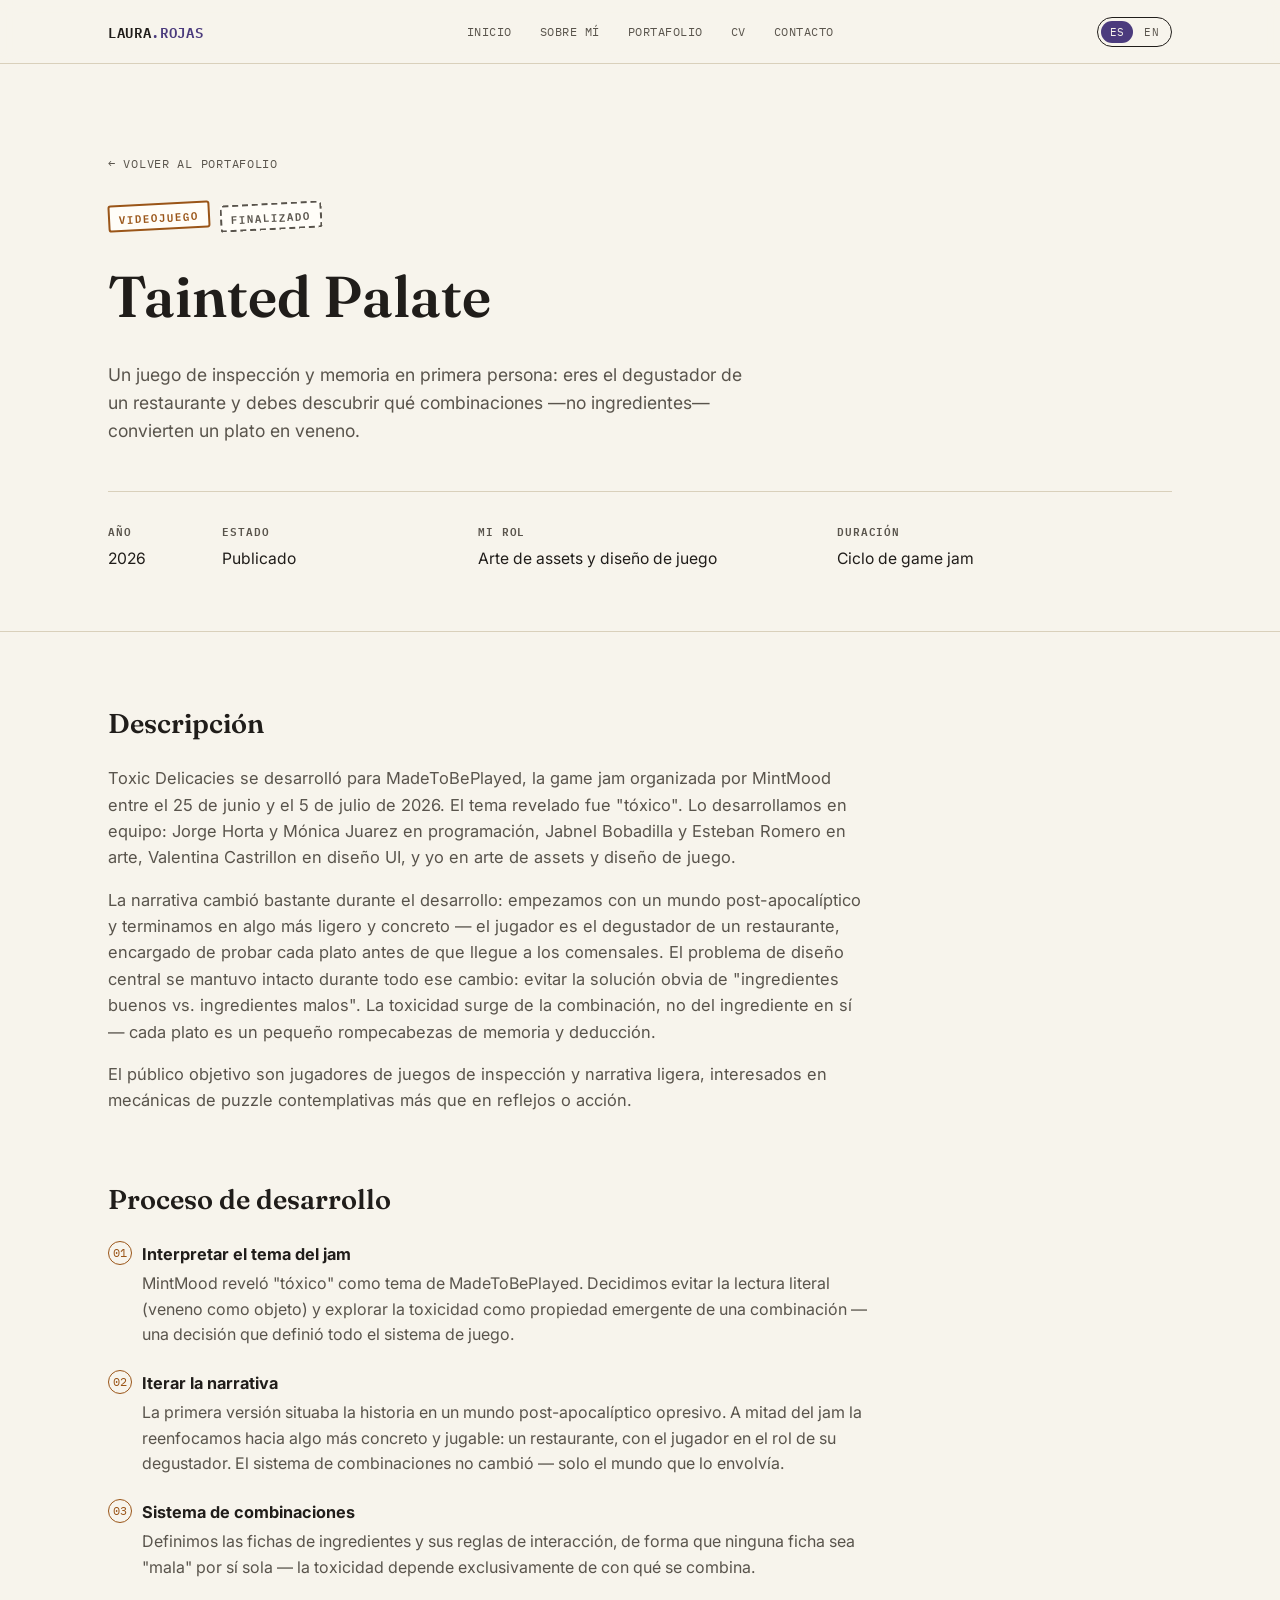
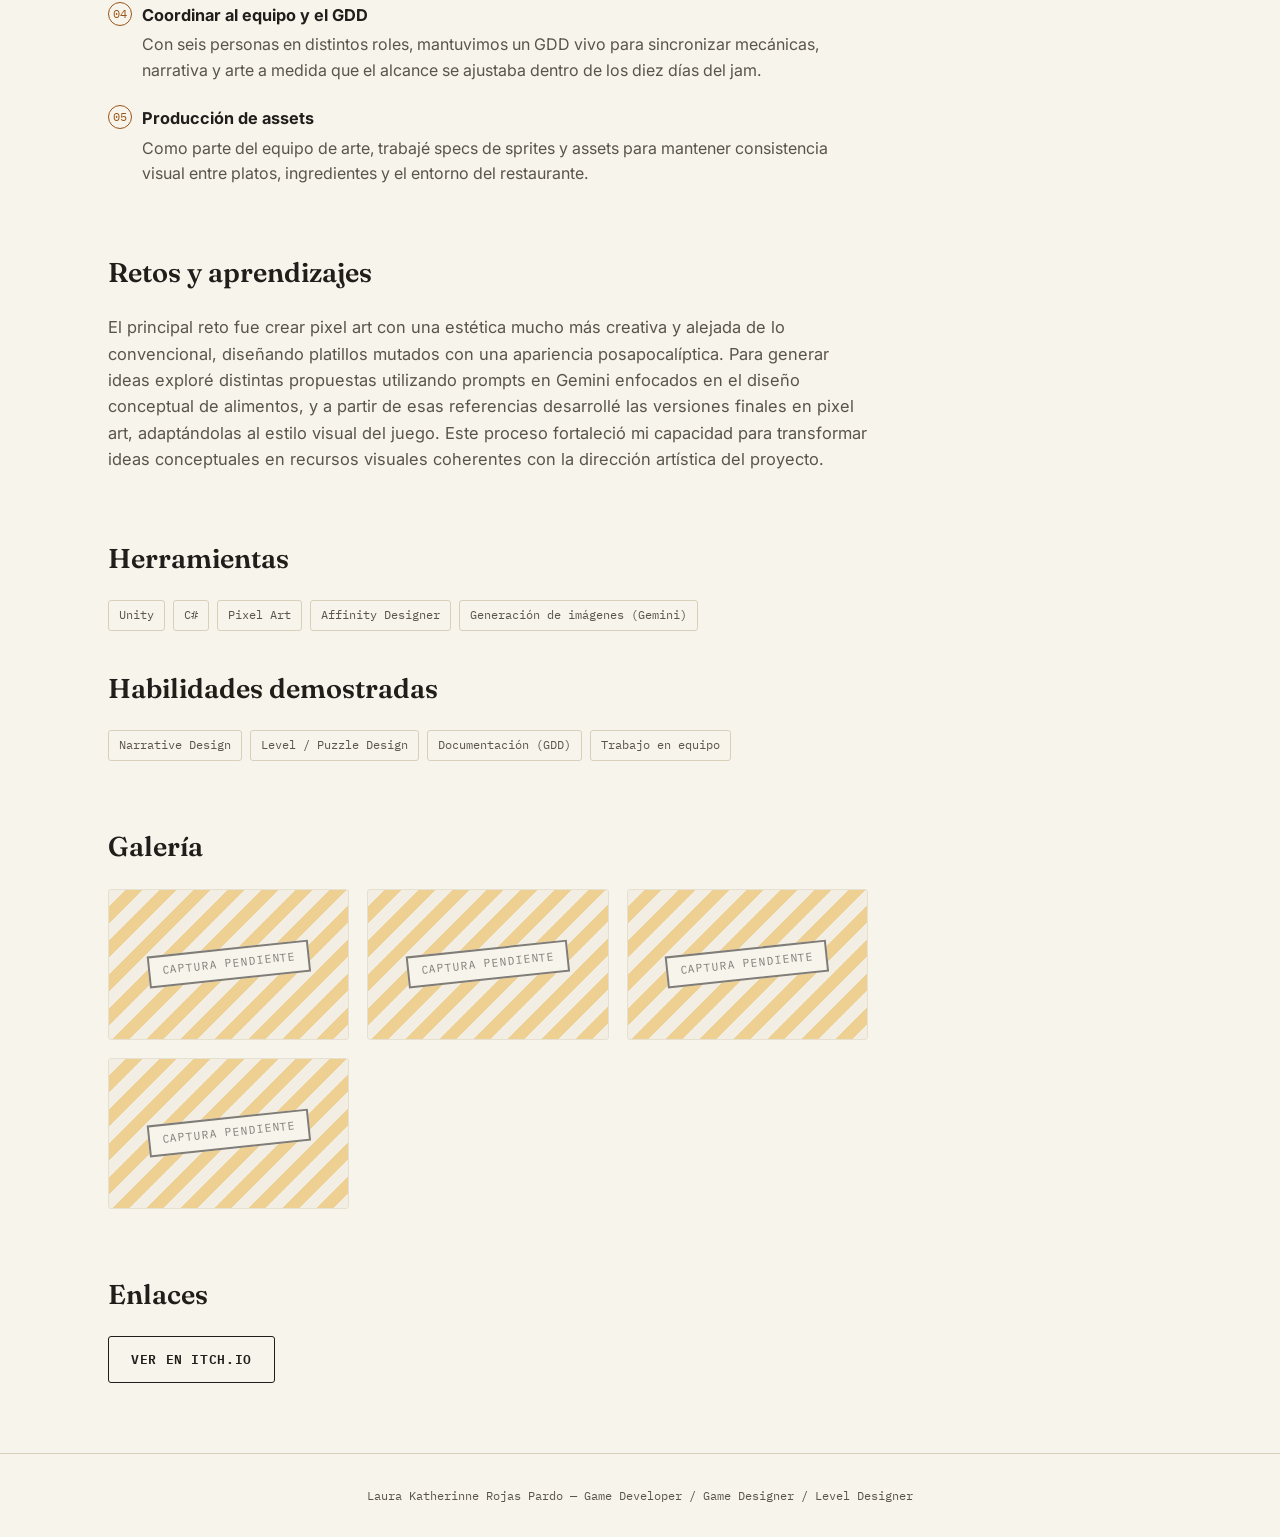
<file: projects/tainted-palate.html>
<!DOCTYPE html>
<html lang="es">
<head>
<meta charset="UTF-8">
<meta name="viewport" content="width=device-width, initial-scale=1.0">
<title>Tainted Palate — Laura Rojas Pardo</title>
<meta name="description" content="Tainted Palate: juego de inspección y memoria desarrollado para un game jam sobre lo tóxico.">
<link rel="stylesheet" href="../css/styles.css">
</head>
<body>

<nav class="nav" aria-label="Navegación principal">
  <div class="nav__inner">
    <a href="../index.html" class="nav__brand">LAURA<span>.ROJAS</span></a>
    <ul class="nav__links" id="navLinks">
      <li><a href="../index.html#inicio" data-i18n="nav.inicio">Inicio</a></li>
      <li><a href="../index.html#sobre-mi" data-i18n="nav.sobre">Sobre mí</a></li>
      <li><a href="../index.html#portafolio" data-i18n="nav.portafolio">Portafolio</a></li>
      <li><a href="../index.html#cv" data-i18n="nav.cv">CV</a></li>
      <li><a href="../index.html#contacto" data-i18n="nav.contacto">Contacto</a></li>
    </ul>
    <div class="nav__right">
      <button class="lang-toggle" aria-label="Cambiar idioma / Switch language">
        <span class="lang-opt" data-lang="es">ES</span><span class="lang-opt" data-lang="en">EN</span>
      </button>
      <button class="nav__toggle" id="navToggle" aria-label="Abrir menú" aria-expanded="false">
        <span></span><span></span><span></span>
      </button>
    </div>
  </div>
</nav>

<main>
  <header class="pheader">
    <div class="wrap">
      <a href="../index.html#portafolio" class="pheader__back" data-i18n="common.back">&larr; Volver al portafolio</a>
      <div class="pheader__stamps">
        <span class="stamp stamp--game" data-i18n="common.stamp.game">Videojuego</span>
        <span class="stamp stamp--wip" data-i18n="tp.stamp.status">En desarrollo</span>
      </div>
      <h1 class="pheader__title">Tainted Palate</h1>
      <p class="pheader__lede" data-i18n="tp.lede">Un juego de inspección y memoria en primera persona sobre descubrir qué combinaciones —no ingredientes— convierten un plato en veneno.</p>

      <div class="infobar">
        <div class="infobar__item"><h4 data-i18n="common.infobar.year">Año</h4><p>2026</p></div>
        <div class="infobar__item"><h4 data-i18n="common.infobar.status">Estado</h4><p data-i18n="tp.info.status">En desarrollo (game jam)</p></div>
        <div class="infobar__item"><h4 data-i18n="common.infobar.role">Mi rol</h4><p data-i18n="tp.info.role">Diseño de niveles, narrativa y assets</p></div>
        <div class="infobar__item"><h4 data-i18n="common.infobar.duration">Duración</h4><p data-i18n="tp.info.duration">Ciclo de game jam</p></div>
      </div>
    </div>
  </header>

  <div class="pbody">
    <div class="wrap">

      <section class="pbody__section">
        <h2 data-i18n="common.section.desc">Descripción</h2>
        <p data-i18n="tp.desc.p1">Tainted Palate se desarrolló para un game jam con el tema "tóxico". En un mundo post-apocalíptico gobernado por una organización llamada El Consorcio, el jugador asume el rol de un catador forzado: alguien obligado a probar y clasificar comida antes de que llegue a manos de otros.</p>
        <p data-i18n="tp.desc.p2">El problema de diseño central era evitar la solución obvia de "objetos buenos vs. objetos malos". En su lugar, la toxicidad surge de la combinación de ingredientes, no del ingrediente en sí mismo — lo que convierte cada plato en un pequeño rompecabezas de memoria y deducción en vez de una simple lista de prohibidos.</p>
        <p data-i18n="tp.desc.p3">El público objetivo son jugadores de juegos de inspección y narrativa ambiental, interesados en mecánicas de puzzle contemplativas más que en reflejos o acción.</p>
      </section>

      <section class="pbody__section">
        <h2 data-i18n="common.section.process">Proceso de desarrollo</h2>
        <ol class="process-list">
          <li data-n="01"><strong data-i18n="tp.process.1.title">Interpretar el tema del jam</strong><span data-i18n="tp.process.1.body">Partimos de "tóxico" como tema y decidimos evitar la lectura literal (veneno como objeto) para explorar la toxicidad como propiedad emergente de una combinación — una decisión de diseño que definió todo el sistema de juego.</span></li>
          <li data-n="02"><strong data-i18n="tp.process.2.title">Construir el mundo: El Consorcio</strong><span data-i18n="tp.process.2.body">Diseñamos el contexto narrativo de una organización opresiva que controla el suministro de alimentos, dando sentido a por qué el catador está atrapado en su rol y qué está realmente en juego si falla.</span></li>
          <li data-n="03"><strong data-i18n="tp.process.3.title">Sistema de combinaciones</strong><span data-i18n="tp.process.3.body">Definimos las fichas de ingredientes y sus reglas de interacción, de forma que ninguna ficha sea "mala" por sí sola — la toxicidad depende exclusivamente de con qué se combina.</span></li>
          <li data-n="04"><strong data-i18n="tp.process.4.title">Documentar en el GDD</strong><span data-i18n="tp.process.4.body">Mantuvimos un Game Design Document vivo (actualmente en v1.3) para sincronizar mecánicas, narrativa y arte entre el equipo a medida que el alcance del jam se ajustaba.</span></li>
          <li data-n="05"><strong data-i18n="tp.process.5.title">Producción de assets</strong><span data-i18n="tp.process.5.body">Trabajé specs de sprites y prompts de generación de imágenes para mantener consistencia visual entre los platos, ingredientes y el entorno del juego.</span></li>
        </ol>
      </section>

      <section class="pbody__section">
        <h2 data-i18n="tp.challenges.title">Retos y aprendizajes</h2>
        <p data-i18n="tp.challenges.p">El mayor reto fue balancear la complejidad del sistema de combinaciones para que se sintiera como un misterio resoluble y no como memorización arbitraria — es decir, diseño de puzzle real, no una lista disfrazada. También aprendí a mantener un GDD como documento vivo dentro de los tiempos ajustados de un jam, iterando la documentación al mismo ritmo que el prototipo.</p>
      </section>

      <section class="pbody__section">
        <h2 data-i18n="common.section.tools">Herramientas</h2>
        <div class="tag-row">
          <span class="tag">Unity</span><span class="tag">C#</span><span class="tag">Pixel Art</span>
          <span class="tag">Affinity Designer</span><span class="tag">Generación de imágenes (Gemini)</span>
        </div>
        <h2 style="margin-top:36px;" data-i18n="common.section.skills">Habilidades demostradas</h2>
        <div class="tag-row">
          <span class="tag">Narrative Design</span><span class="tag">Level / Puzzle Design</span>
          <span class="tag">Documentación (GDD)</span><span class="tag">Trabajo en equipo</span>
        </div>
      </section>

      <section class="pbody__section">
        <h2 data-i18n="common.section.gallery">Galería</h2>
        <div class="pgallery">
          <div class="media-placeholder"><span class="media-placeholder__label" data-i18n="common.media.capture">Captura pendiente</span></div>
          <div class="media-placeholder"><span class="media-placeholder__label" data-i18n="common.media.capture">Captura pendiente</span></div>
          <div class="media-placeholder"><span class="media-placeholder__label" data-i18n="common.media.capture">Captura pendiente</span></div>
          <div class="media-placeholder"><span class="media-placeholder__label" data-i18n="common.media.capture">Captura pendiente</span></div>
        </div>
      </section>

      <section class="pbody__section">
        <h2 data-i18n="common.section.links">Enlaces</h2>
        <div class="plinks">
          <a href="https://kath-4.itch.io/" target="_blank" rel="noopener" class="btn btn--ghost" data-i18n="common.btn.itch">Ver en itch.io</a>
        </div>
      </section>

    </div>
  </div>
</main>

<footer class="psimplefoot">Laura Katherinne Rojas Pardo — Game Developer / Game Designer / Level Designer</footer>

<script src="../js/i18n.js"></script>
<script src="../js/main.js"></script>
</body>
</html>
</file>
<file: css/styles.css>
/* ============================================================
   LAURA ROJAS — PORTFOLIO
   Dirección visual: "informe de inspección"
   Estilo: fichas de evidencia, sellos de
   estado, franjas de peligro para contenido pendiente.
   ============================================================ */

@import url('https://fonts.googleapis.com/css2?family=Fraunces:opsz,wght@9..144,400;9..144,500;9..144,600;9..144,700&family=IBM+Plex+Mono:wght@400;500;600&family=Inter:wght@400;500;600&display=swap');

:root {
  /* Color */
  --bg: #F7F4EC;
  --bg-rgb: 247, 244, 236;
  --bg-alt: #EFEADC;
  --ink: #201D1A;
  --ink-soft: #59544C;
  --amber: #C97A2A;
  --amber-deep: #9A5518;
  --olive: #62704A;
  --olive-deep: #48532F;
  --violet: #6E5AA8;
  --violet-deep: #4B3B7D;
  --violet-light: #B9A8E8;
  --line: #D9D0BB;
  --card-bg: #FFFDF8;
  --stripe: #E7B34B;
  --contact-bg: #201D1A;
  --contact-text: #F7F4EC;

  /* Type */
  --font-display: 'Fraunces', serif;
  --font-mono: 'IBM Plex Mono', monospace;
  --font-body: 'Inter', sans-serif;

  /* Layout */
  --maxw: 1120px;
  --radius: 3px;
  --nav-h: 64px;
}

html[data-theme="dark"] {
  --bg: #17140F;
  --bg-rgb: 23, 20, 15;
  --bg-alt: #1F1B14;
  --ink: #F2EEE3;
  --ink-soft: #B7B0A0;
  --amber: #E39A45;
  --amber-deep: #F0AE5C;
  --olive: #93A76E;
  --olive-deep: #AFC689;
  --violet: #9683CE;
  --violet-deep: #B7A4EC;
  --line: #3A342A;
  --card-bg: #1D1911;
  --stripe: #6B4E1B;
  --contact-bg: #0E0C08;
  --contact-text: #F2EEE3;
}

body {
  transition: background-color 0.25s ease, color 0.25s ease;
}

* { box-sizing: border-box; }
html { scroll-behavior: smooth; }

/* Color de selección de texto, acorde a la paleta violeta del sitio */
::selection {
  background: var(--violet);
  color: var(--bg);
}
::-moz-selection {
  background: var(--violet);
  color: var(--bg);
}

@media (prefers-reduced-motion: reduce) {
  html { scroll-behavior: auto; }
  *, *::before, *::after { animation-duration: 0.01ms !important; transition-duration: 0.01ms !important; }
}

body {
  margin: 0;
  background: var(--bg);
  color: var(--ink);
  font-family: var(--font-body);
  font-size: 16px;
  line-height: 1.6;
  -webkit-font-smoothing: antialiased;
}

img { max-width: 100%; display: block; }

a { color: inherit; text-decoration: none; }

.wrap {
  max-width: var(--maxw);
  margin: 0 auto;
  padding: 0 28px;
}

h1, h2, h3, h4 {
  font-family: var(--font-display);
  font-weight: 600;
  margin: 0;
  color: var(--ink);
}

:focus-visible {
  outline: 2px solid var(--violet-deep);
  outline-offset: 3px;
}

/* ---------- Eyebrow / mono labels (report headers) ---------- */
.eyebrow {
  display: flex;
  align-items: center;
  gap: 10px;
  font-family: var(--font-mono);
  font-size: 0.72rem;
  letter-spacing: 0.14em;
  text-transform: uppercase;
  color: var(--ink-soft);
  margin-bottom: 14px;
}
.eyebrow::before {
  content: '';
  width: 22px;
  height: 1px;
  background: var(--amber-deep);
  display: inline-block;
}

/* ---------- Stamp badges ---------- */
.stamp {
  display: inline-block;
  font-family: var(--font-mono);
  text-transform: uppercase;
  font-size: 0.68rem;
  letter-spacing: 0.09em;
  font-weight: 600;
  padding: 3px 9px;
  border: 2px solid currentColor;
  border-radius: 3px;
  transform: rotate(-3deg);
  white-space: nowrap;
  background: var(--card-bg);
}
.stamp--game    { color: var(--amber-deep);}
.stamp--design  { color: var(--olive-deep); }
.stamp--wip     { color: var(--ink-soft); border-style: dashed; }
.stamp--done    { color: var(--olive-deep); }

/* ---------- Nav ---------- */
.nav {
  position: fixed;
  top: 0; left: 0; right: 0;
  height: var(--nav-h);
  z-index: 100;
  background: rgba(var(--bg-rgb), 0.86);
  backdrop-filter: blur(8px);
  border-bottom: 1px solid var(--line);
}

.nav__inner {
  max-width: var(--maxw);
  margin: 0 auto;
  height: 100%;
  padding: 0 28px;
  display: flex;
  align-items: center;
  justify-content: space-between;
}

.nav__brand {
  font-family: var(--font-mono);
  font-size: 0.85rem;
  letter-spacing: 0.05em;
  font-weight: 600;
}
.nav__brand span { color: var(--violet-deep); }

.nav__links {
  display: flex;
  gap: 28px;
  list-style: none;
  margin: 0; padding: 0;
  font-family: var(--font-mono);
  font-size: 0.78rem;
  letter-spacing: 0.04em;
  text-transform: uppercase;
}
.nav__links a {
  position: relative;
  padding: 6px 0;
  color: var(--ink-soft);
  transition: color 0.2s ease;
}
.nav__links a::after {
  content: '';
  position: absolute;
  left: 0; bottom: -2px;
  width: 100%; height: 2px;
  background: var(--violet-deep);
  transform: scaleX(0);
  transform-origin: left;
  transition: transform 0.25s ease;
}
.nav__links a:hover,
.nav__links a.is-active { color: var(--ink); }
.nav__links a.is-active::after { transform: scaleX(1); }

.nav__right {
  display: flex;
  align-items: center;
  gap: 14px;
}

.theme-toggle {
  width: 36px;
  height: 36px;
  border: 1.5px solid var(--ink);
  border-radius: 50%;
  background: transparent;
  color: var(--ink);
  display: flex;
  align-items: center;
  justify-content: center;
  cursor: pointer;
  transition: background 0.2s ease, color 0.2s ease, transform 0.2s ease;
}
.theme-toggle:hover { background: var(--ink); color: var(--bg); transform: translateY(-2px); }
.theme-toggle svg { width: 17px; height: 17px; }
.theme-toggle__moon { display: none; }
html[data-theme="dark"] .theme-toggle__sun { display: none; }
html[data-theme="dark"] .theme-toggle__moon { display: block; }

.lang-toggle {
  display: flex;
  align-items: center;
  gap: 2px;
  font-family: var(--font-mono);
  font-size: 0.7rem;
  letter-spacing: 0.03em;
  border: 1px solid var(--ink);
  border-radius: 20px;
  padding: 3px;
  background: transparent;
  cursor: pointer;
}
.lang-toggle .lang-opt {
  padding: 4px 9px;
  border-radius: 16px;
  color: var(--ink-soft);
  transition: background 0.2s ease, color 0.2s ease;
}
.lang-toggle .lang-opt.is-active {
  background: var(--violet-deep);
  color: var(--bg);
}

.nav__toggle {
  display: none;
  flex-direction: column;
  gap: 5px;
  background: none;
  border: none;
  cursor: pointer;
  padding: 8px;
}
.nav__toggle span {
  width: 22px; height: 2px;
  background: var(--ink);
  transition: transform 0.25s ease, opacity 0.25s ease;
}
.nav__toggle.is-open span:nth-child(1) { transform: translateY(7px) rotate(45deg); }
.nav__toggle.is-open span:nth-child(2) { opacity: 0; }
.nav__toggle.is-open span:nth-child(3) { transform: translateY(-7px) rotate(-45deg); }

@media (max-width: 760px) {
  .nav__links {
    position: fixed;
    top: var(--nav-h); left: 0; right: 0;
    background: var(--bg);
    border-bottom: 1px solid var(--line);
    flex-direction: column;
    gap: 0;
    max-height: 0;
    overflow: hidden;
    transition: max-height 0.3s ease;
  }
  .nav__links.is-open { max-height: 320px; }
  .nav__links a { display: block; padding: 14px 28px; border-top: 1px solid var(--line); }
  .nav__links a::after { display: none; }
  .nav__toggle { display: flex; }
}

/* ---------- Hero ---------- */
.hero {
  min-height: 92vh;
  display: flex;
  align-items: center;
  padding-top: var(--nav-h);
  position: relative;
  overflow: hidden;
}
.hero__inner { max-width: var(--maxw); margin: 0 auto; padding: 60px 28px; width: 100%; }

.hero__grid {
  display: grid;
  grid-template-columns: 1.25fr 1fr;
  gap: 56px;
  align-items: center;
}

@media (max-width: 900px) {
  .hero__grid { grid-template-columns: 1fr; gap: 40px; }
  .hero__spotlight { max-width: 340px; }
}

.hero__tag {
  font-family: var(--font-mono);
  font-size: 0.78rem;
  letter-spacing: 0.12em;
  text-transform: uppercase;
  color: var(--violet-deep);
  margin-bottom: 22px;
  display: inline-flex;
  align-items: center;
  gap: 8px;
}
.hero__tag::before { content: '●'; font-size: 0.6rem; }

.hero h1 {
  font-size: clamp(2.6rem, 7vw, 5rem);
  line-height: 1.02;
  letter-spacing: -0.01em;
}

.hero__role {
  font-family: var(--font-mono);
  font-size: clamp(0.95rem, 2vw, 1.15rem);
  color: var(--ink-soft);
  margin-top: 18px;
  letter-spacing: 0.02em;
  min-height: 1.6em;
}
.hero__role .sep { color: var(--amber-deep); margin: 0 8px; }

.sr-only {
  position: absolute;
  width: 1px; height: 1px;
  padding: 0; margin: -1px;
  overflow: hidden;
  clip: rect(0, 0, 0, 0);
  white-space: nowrap;
  border: 0;
}

.typed-role { color: var(--ink-soft); }
.typed-cursor {
  display: inline-block;
  margin-left: 2px;
  color: var(--violet-deep);
  animation: typed-blink 1s step-end infinite;
}
@keyframes typed-blink { 50% { opacity: 0; } }

.hero__desc {
  max-width: 540px;
  margin-top: 22px;
  color: var(--ink-soft);
  font-size: 1.05rem;
}

.hero__socials {
  display: flex;
  gap: 16px;
  margin-top: 36px;
}
.social-btn {
  width: 44px; height: 44px;
  border: 1.5px solid var(--ink);
  border-radius: 50%;
  display: flex; align-items: center; justify-content: center;
  transition: background 0.2s ease, color 0.2s ease, transform 0.2s ease;
}
.social-btn:hover { background: var(--violet-deep); border-color: var(--violet-deep); color: var(--bg); transform: translateY(-2px); }
.social-btn svg { width: 19px; height: 19px; }

/* ---------- Hero spotlight (proyecto actual) ---------- */
.hero__spotlight {
  display: block;
  position: relative;
  background: var(--card-bg);
  border: 1px solid var(--line);
  border-radius: var(--radius);
  padding: 14px;
  transform: rotate(2deg);
  transition: transform 0.25s ease, box-shadow 0.25s ease;
}
.hero__spotlight:hover {
  transform: rotate(0deg) translateY(-4px);
  box-shadow: 0 22px 44px -22px rgba(75, 59, 125, 0.4);
}
.hero__spotlight .media-placeholder {
  margin-bottom: 14px;
  border-radius: 2px;
}
.hero__spotlight img {
  width: 100%;
  aspect-ratio: 1300 / 1040;
  object-fit: cover;
  border-radius: 2px;
  margin-bottom: 14px;
  display: block;
}
.hero__spotlight__stamp {
  position: absolute;
  top: -12px;
  left: -10px;
  transform: rotate(-6deg);
}
.hero__spotlight__meta {
  font-family: var(--font-mono);
  font-size: 0.66rem;
  letter-spacing: 0.07em;
  text-transform: uppercase;
  color: var(--ink-soft);
  margin-bottom: 5px;
}
.hero__spotlight__title {
  font-size: 1.28rem;
  margin-bottom: 8px;
}
.hero__spotlight__cta {
  font-family: var(--font-mono);
  font-size: 0.74rem;
  text-transform: uppercase;
  letter-spacing: 0.05em;
  font-weight: 600;
  display: inline-flex;
  align-items: center;
  gap: 7px;
  color: var(--ink);
}
.hero__spotlight__cta svg { width: 13px; height: 13px; transition: transform 0.2s ease; }
.hero__spotlight:hover .hero__spotlight__cta svg { transform: translateX(4px); }

.hero__scroll {
  position: absolute;
  bottom: 34px;
  left: 50%;
  transform: translateX(-50%);
  font-family: var(--font-mono);
  font-size: 0.68rem;
  letter-spacing: 0.12em;
  text-transform: uppercase;
  color: var(--ink-soft);
  display: flex; align-items: center; gap: 10px;
}
.hero__scroll::after {
  content: '';
  width: 1px; height: 34px;
  background: var(--ink-soft);
  animation: scrollpulse 1.8s ease-in-out infinite;
}
@keyframes scrollpulse {
  0%, 100% { opacity: 0.25; }
  50% { opacity: 1; }
}

/* ---------- Section shell ---------- */
.section { padding: 110px 0; border-top: 1px solid var(--line); }
.section__head { max-width: 640px; margin-bottom: 50px; }
.section__head p { color: var(--ink-soft); font-size: 1.05rem; margin-top: 10px; }


.about__head {
  max-width: none;
  display: flex;
  align-items: center;
  justify-content: flex-start;
  gap: 40px;
  flex-wrap: wrap;
}
.about__head-text { flex: 1 1 380px; max-width: 640px;}
.about__photo-lg {
  flex: 0 0 auto;
  width: 190px;
}
.about__photo-lg img,
.about__photo-lg .media-placeholder {
  width: 100%;
  aspect-ratio: 1;
  border-radius: var(--radius);
  border: 1px solid var(--line);
  transform: rotate(-3deg);
  object-fit: cover;
  display: block;
}
@media (max-width: 640px) {
  .about__photo-lg { width: 140px; }
}

/* ---------- About ---------- */
.about__grid {
  display: grid;
  grid-template-columns: 1.3fr 1fr;
  gap: 60px;
  align-items: start;
}
.about__bio p { font-size: 1.08rem; color: var(--ink-soft); margin: 0 0 18px; }
.about__bio p:last-child { margin-bottom: 0; }

.about__stackcard {
  background: var(--card-bg);
  border: 1px solid var(--line);
  border-radius: var(--radius);
  padding: 26px;
}
.about__stackcard h4 {
  font-family: var(--font-mono);
  font-size: 0.72rem;
  letter-spacing: 0.1em;
  text-transform: uppercase;
  color: var(--ink-soft);
  margin-bottom: 14px;
}
.tag-row { display: flex; flex-wrap: wrap; gap: 8px; margin-bottom: 22px; }
.tag-row:last-child { margin-bottom: 0; }
.tag {
  font-family: var(--font-mono);
  font-size: 0.74rem;
  padding: 5px 10px;
  border: 1px solid var(--line);
  border-radius: 3px;
  background: var(--bg);
  color: var(--ink-soft);
}

@media (max-width: 820px) {
  .about__grid { grid-template-columns: 1fr; }
}

/* ---------- Portfolio ---------- */
.portfolio__group { margin-bottom: 64px; }
.portfolio__group:last-child { margin-bottom: 0; }
.portfolio__grouphead {
  display: flex;
  align-items: baseline;
  justify-content: space-between;
  border-bottom: 1px solid var(--line);
  padding-bottom: 14px;
  margin-bottom: 30px;
}
.portfolio__grouphead h3 { font-size: 1.5rem; }
.portfolio__grouphead span {
  font-family: var(--font-mono);
  font-size: 0.72rem;
  color: var(--ink-soft);
  text-transform: uppercase;
  letter-spacing: 0.08em;
}

.card-grid {
  display: grid;
  grid-template-columns: repeat(auto-fill, minmax(300px, 1fr));
  gap: 24px;
}

.pcard {
  background: var(--card-bg);
  border: 1px solid var(--line);
  border-radius: var(--radius);
  overflow: hidden;
  display: flex;
  flex-direction: column;
  transition: transform 0.25s ease, box-shadow 0.25s ease;
}
.pcard:hover { transform: translateY(-4px); box-shadow: 0 14px 30px -18px rgba(32,29,26,0.35); }

.pcard__media { position: relative; }
.pcard__media img {
  width: 100%;
  aspect-ratio: 1300 / 1040;
  object-fit: cover;
  display: block;
}

.media-placeholder {
  aspect-ratio: 16/10;
  width: 100%;
  background:
    repeating-linear-gradient(135deg, var(--bg-alt) 0 12px, var(--stripe) 12px 24px);
  opacity: 0.55;
  position: relative;
}
.media-placeholder__label {
  position: absolute;
  top: 50%; left: 50%;
  transform: translate(-50%, -50%) rotate(-6deg);
  background: var(--bg);
  border: 2px solid var(--ink);
  color: var(--ink);
  font-family: var(--font-mono);
  font-size: 0.7rem;
  letter-spacing: 0.08em;
  text-transform: uppercase;
  padding: 5px 12px;
  white-space: nowrap;
}

.pcard__stamp { position: absolute; top: 12px; left: 12px; }

.pcard__body { padding: 20px 22px 24px; flex: 1; display: flex; flex-direction: column; }
.pcard__meta {
  font-family: var(--font-mono);
  font-size: 0.7rem;
  color: var(--ink-soft);
  letter-spacing: 0.05em;
  text-transform: uppercase;
  margin-bottom: 8px;
}
.pcard__title { font-size: 1.25rem; margin-bottom: 8px; }
.pcard__desc { color: var(--ink-soft); font-size: 0.94rem; flex: 1; margin-bottom: 16px; }
.pcard__tools { display: flex; flex-wrap: wrap; gap: 6px; margin-bottom: 18px; }
.pcard__tools span {
  font-family: var(--font-mono);
  font-size: 0.68rem;
  color: var(--ink-soft);
  border: 1px solid var(--line);
  padding: 2px 7px;
  border-radius: 2px;
}
.pcard__link {
  font-family: var(--font-mono);
  font-size: 0.78rem;
  text-transform: uppercase;
  letter-spacing: 0.05em;
  display: inline-flex;
  align-items: center;
  gap: 8px;
  color: var(--ink);
  font-weight: 600;
}
.pcard__link svg { width: 14px; height: 14px; transition: transform 0.2s ease; }
.pcard:hover .pcard__link svg { transform: translateX(4px); }

.pcard.is-locked { opacity: 0.72; }
.pcard.is-locked .pcard__link { color: var(--ink-soft); }

/* ---------- CV ---------- */
.cv__grid {
  display: grid;
  grid-template-columns: repeat(2, 1fr);
  gap: 40px 56px;
}
.cv__block h4 {
  font-family: var(--font-mono);
  font-size: 0.72rem;
  letter-spacing: 0.1em;
  text-transform: uppercase;
  color: var(--amber-deep);
  margin-bottom: 14px;
}
.cv__block p { color: var(--ink-soft); margin: 0 0 10px; }
.cv__list { margin: 0; padding-left: 18px; color: var(--ink-soft); }
.cv__list li { margin-bottom: 8px; }
.cv__entry { margin-bottom: 18px; }
.cv__entry:last-child { margin-bottom: 0; }
.cv__entry-head {
  display: flex; justify-content: space-between; gap: 12px;
  font-family: var(--font-mono); font-size: 0.75rem; color: var(--ink-soft);
  text-transform: uppercase; letter-spacing: 0.03em; margin-bottom: 4px;
}
.cv__entry-head strong { color: var(--ink); font-family: var(--font-body); text-transform: none; font-size: 1rem; letter-spacing: normal; }

.cv__download {
  grid-column: 1 / -1;
  margin-top: 12px;
  display: flex; align-items: center; justify-content: space-between;
  background: var(--card-bg);
  border: 1px dashed var(--ink);
  border-radius: var(--radius);
  padding: 20px 26px;
  flex-wrap: wrap;
  gap: 16px;
}
.cv__download p { margin: 0; color: var(--ink-soft); font-size: 0.92rem; }

@media (max-width: 760px) {
  .cv__grid { grid-template-columns: 1fr; }
}

/* ---------- Buttons ---------- */
.btn {
  display: inline-flex;
  align-items: center;
  gap: 10px;
  font-family: var(--font-mono);
  font-size: 0.8rem;
  text-transform: uppercase;
  letter-spacing: 0.05em;
  font-weight: 600;
  padding: 12px 22px;
  border-radius: 3px;
  border: 1.5px solid var(--ink);
  background: var(--ink);
  color: var(--bg);
  transition: background 0.2s ease, color 0.2s ease, transform 0.2s ease;
  cursor: pointer;
  white-space: nowrap;
}
.btn:hover { transform: translateY(-2px); }
.btn--ghost { background: transparent; color: var(--ink); }
.btn--ghost:hover { background: var(--ink); color: var(--bg); }
.btn svg { width: 15px; height: 15px; }

/* ---------- Contact ---------- */
.contact {
  background: var(--contact-bg);
  color: var(--contact-text);
  padding: 110px 0 70px;
}
.contact .eyebrow { color: #C9AE7C; }
.contact .eyebrow::before { background: var(--violet-light); }
.contact h2 { color: var(--contact-text); font-size: clamp(2rem, 5vw, 3.2rem); max-width: 680px; }
.contact__desc { color: #C9C4B8; max-width: 520px; margin-top: 18px; font-size: 1.05rem; }
.contact__actions { display: flex; gap: 16px; margin-top: 36px; flex-wrap: wrap; }
.contact .btn { border-color: var(--contact-text); background: var(--contact-text); color: var(--contact-bg); }
.contact .btn--ghost { background: transparent; color: var(--contact-text); }
.contact .btn--ghost:hover { background: var(--contact-text); color: var(--contact-bg); }

.contact__links {
  margin-top: 70px;
  padding-top: 30px;
  border-top: 1px solid #3A362F;
  display: flex;
  justify-content: space-between;
  flex-wrap: wrap;
  gap: 16px;
  font-family: var(--font-mono);
  font-size: 0.78rem;
  color: #A39D8E;
}
.contact__links a:hover { color: #C9C4B8; }

/* ---------- Scroll reveal ---------- */
.reveal {
  opacity: 0;
  transform: translateY(18px);
  transition: opacity 0.6s ease, transform 0.6s ease;
}
.reveal.is-visible { opacity: 1; transform: translateY(0); }

/* ============================================================
   PROJECT DETAIL PAGES
   ============================================================ */
.pheader {
  padding: 150px 0 60px;
  border-bottom: 1px solid var(--line);
}
.pheader__back {
  font-family: var(--font-mono);
  font-size: 0.75rem;
  text-transform: uppercase;
  letter-spacing: 0.06em;
  color: var(--ink-soft);
  display: inline-flex;
  align-items: center;
  gap: 8px;
  margin-bottom: 30px;
}
.pheader__back:hover { color: var(--ink); }
.pheader__title { font-size: clamp(2.2rem, 6vw, 3.6rem); margin-bottom: 18px; }
.pheader__lede { max-width: 640px; color: var(--ink-soft); font-size: 1.1rem; }
.pheader__stamps { display: flex; gap: 10px; margin-bottom: 20px; flex-wrap: wrap; }

/* ============================================================
   HEADER CON VIDEO (layout de dos columnas)
   ============================================================ */
.pheader__grid {
  display: grid;
  grid-template-columns: 1.3fr 1fr;
  gap: 44px;
  align-items: center;
}
@media (max-width: 900px) {
  .pheader__grid { grid-template-columns: 1fr; gap: 32px; }
}
.pheader__media { width: 100%; }

/* Envoltorio responsive para un iframe/video real (relación 16:9) */
.video-embed {
  position: relative;
  width: 100%;
  aspect-ratio: 16 / 9;
  border-radius: var(--radius);
  overflow: hidden;
  border: 1px solid var(--line);
}
.video-embed iframe,
.video-embed video {
  width: 100%;
  height: 100%;
  border: 0;
  display: block;
}

/* Placeholder mientras no hay video (misma familia visual que .media-placeholder) */
.video-placeholder {
  aspect-ratio: 16 / 9;
  width: 100%;
  background: repeating-linear-gradient(135deg, var(--bg-alt) 0 12px, var(--stripe) 12px 24px);
  opacity: 0.55;
  border: 1px solid var(--line);
  border-radius: var(--radius);
  display: flex;
  flex-direction: column;
  align-items: center;
  justify-content: center;
  gap: 10px;
}
.video-placeholder__icon { width: 32px; height: 32px; color: var(--ink); }
.video-placeholder__label {
  background: var(--bg);
  border: 2px solid var(--ink);
  color: var(--ink);
  font-family: var(--font-mono);
  font-size: 0.7rem;
  letter-spacing: 0.08em;
  text-transform: uppercase;
  padding: 5px 12px;
  white-space: nowrap;
}

.infobar {
  display: grid;
  grid-template-columns: 0.35fr 0.9fr 1.3fr 1.3fr;
  gap: 24px;
  margin-top: 46px;
  padding-top: 30px;
  border-top: 1px solid var(--line);
}
.infobar__item h4 {
  font-family: var(--font-mono);
  font-size: 0.68rem;
  text-transform: uppercase;
  letter-spacing: 0.08em;
  color: var(--ink-soft);
  margin-bottom: 6px;
}
.infobar__item p { margin: 0; font-size: 0.98rem; }

@media (max-width: 760px) {
  .infobar { grid-template-columns: repeat(2, 1fr); }
}

.pbody { padding: 70px 0; }
.pbody__section { max-width: 760px; margin-bottom: 64px; }
.pbody__section:last-child { margin-bottom: 0; }
.pbody__section h2 { font-size: 1.7rem; margin-bottom: 20px; }
.pbody__section p { color: var(--ink-soft); font-size: 1.03rem; margin: 0 0 16px; }
.pbody__section p:last-child { margin-bottom: 0; }

.pbody__section--wide { max-width: none; }

.process-list { list-style: none; margin: 0; padding: 0; }
.process-list li {
  position: relative;
  padding-left: 34px;
  margin-bottom: 22px;
  color: var(--ink-soft);
}
.process-list li:last-child { margin-bottom: 0; }
.process-list li strong { display: block; color: var(--ink); font-family: var(--font-body); margin-bottom: 4px; font-size: 1.02rem; }
.process-list li::before {
  content: attr(data-n);
  position: absolute; left: 0; top: 0;
  font-family: var(--font-mono);
  font-size: 0.72rem;
  color: var(--amber-deep);
  border: 1px solid var(--amber-deep);
  width: 22px; height: 22px;
  border-radius: 50%;
  display: flex; align-items: center; justify-content: center;
}

.pgallery {
  display: grid;
  grid-template-columns: repeat(auto-fill, minmax(230px, 1fr));
  gap: 18px;
}
.pgallery .media-placeholder { border: 1px solid var(--line); border-radius: var(--radius); }
.pgallery img {
  width: 100%;
  aspect-ratio: 4 / 3;
  object-fit: cover;
  border-radius: var(--radius);
  border: 1px solid var(--line);
  cursor: zoom-in;
  transition: transform 0.2s ease, box-shadow 0.2s ease;
  display: block;
}
.pgallery img:hover {
  transform: translateY(-3px);
  box-shadow: 0 14px 28px -16px rgba(32, 29, 26, 0.4);
}

/* LIGHTBOX — vista ampliada de imágenes de galería */
.lightbox-overlay {
  position: fixed;
  inset: 0;
  background: rgba(10, 9, 7, 0.88);
  display: flex;
  align-items: center;
  justify-content: center;
  z-index: 1000;
  padding: 40px;
  opacity: 0;
  pointer-events: none;
  transition: opacity 0.25s ease;
}
.lightbox-overlay.is-open { opacity: 1; pointer-events: auto; }
.lightbox-overlay img {
  max-width: 90vw;
  max-height: 88vh;
  object-fit: contain;
  border-radius: var(--radius);
  box-shadow: 0 30px 60px -20px rgba(0, 0, 0, 0.6);
}
.lightbox-overlay__close {
  position: absolute;
  top: 22px;
  right: 26px;
  width: 42px;
  height: 42px;
  border-radius: 50%;
  border: 1.5px solid rgba(247, 244, 236, 0.7);
  background: transparent;
  color: #F7F4EC;
  display: flex;
  align-items: center;
  justify-content: center;
  cursor: pointer;
  transition: background 0.2s ease;
}
.lightbox-overlay__close:hover { background: rgba(247, 244, 236, 0.15); }
.lightbox-overlay__close svg { width: 18px; height: 18px; }

.lightbox-overlay__nav {
  position: absolute;
  top: 50%;
  transform: translateY(-50%);
  width: 48px;
  height: 48px;
  border-radius: 50%;
  border: 1.5px solid rgba(247, 244, 236, 0.7);
  background: rgba(10, 9, 7, 0.4);
  color: #F7F4EC;
  display: flex;
  align-items: center;
  justify-content: center;
  cursor: pointer;
  transition: background 0.2s ease;
}
.lightbox-overlay__nav:hover { background: rgba(247, 244, 236, 0.18); }
.lightbox-overlay__nav svg { width: 22px; height: 22px; }
.lightbox-overlay__nav--prev { left: 18px; }
.lightbox-overlay__nav--next { right: 18px; }
@media (max-width: 640px) {
  .lightbox-overlay__nav { width: 40px; height: 40px; }
  .lightbox-overlay__nav--prev { left: 8px; }
  .lightbox-overlay__nav--next { right: 8px; }
}

.plinks { display: flex; flex-wrap: wrap; gap: 14px; }

footer.psimplefoot {
  border-top: 1px solid var(--line);
  padding: 32px 0;
  font-family: var(--font-mono);
  font-size: 0.75rem;
  color: var(--ink-soft);
  text-align: center;
}
</file>
